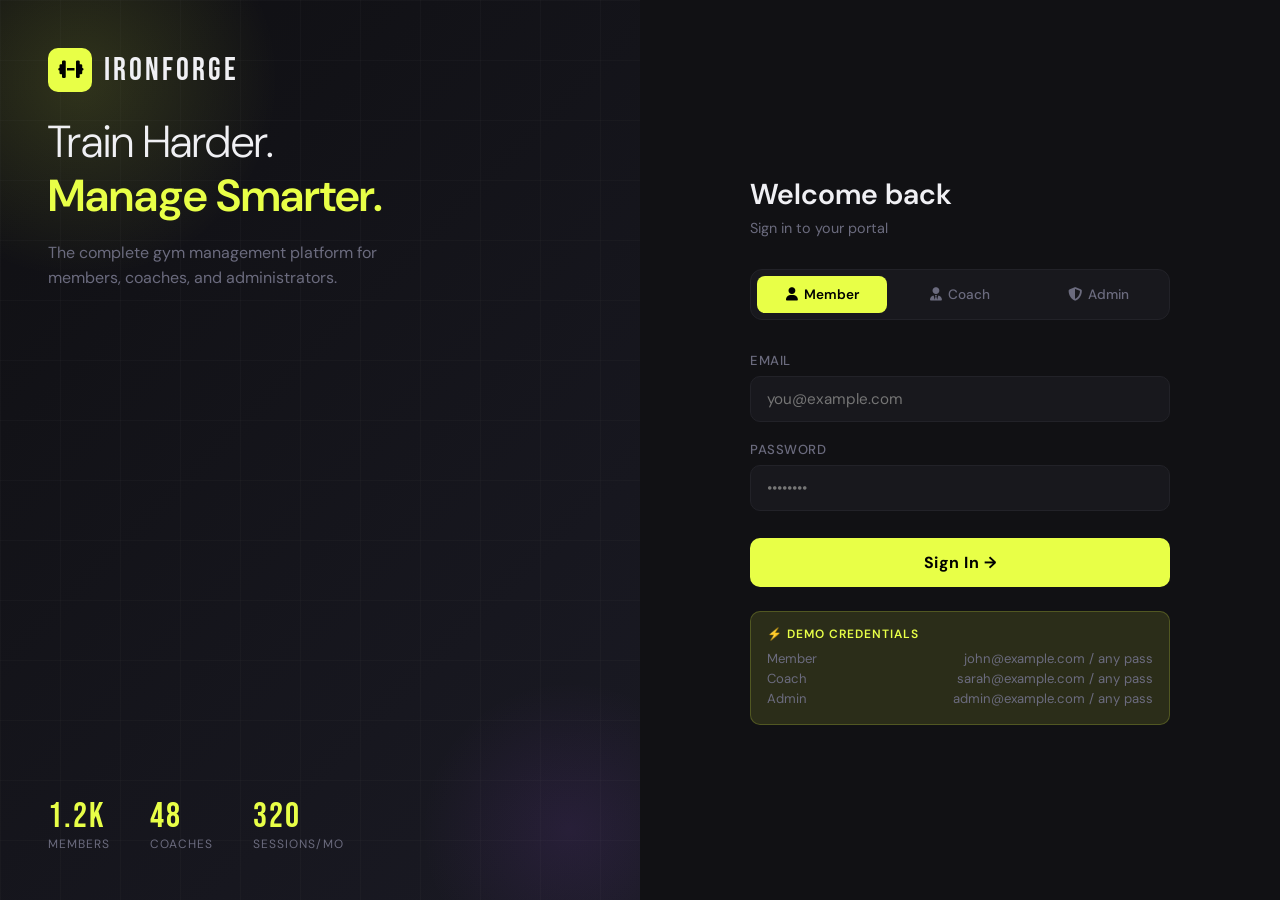
<file: index.html>
<!DOCTYPE html>
<html lang="en">
<head>
  <meta charset="UTF-8">
  <meta name="viewport" content="width=device-width, initial-scale=1.0">
  <title>IRONFORGE — Gym Management</title>
  <link href="https://fonts.googleapis.com/css2?family=Bebas+Neue&family=DM+Sans:wght@300;400;500;600&display=swap" rel="stylesheet">
  <link href="https://cdnjs.cloudflare.com/ajax/libs/font-awesome/6.5.0/css/all.min.css" rel="stylesheet">
  <style>
:root {
      --bg: #0a0a0b;
      --surface: #111114;
      --surface2: #18181d;
      --border: #222228;
      --border2: #2e2e38;
      --text: #f0f0f4;
      --muted: #6b6b7e;
      --accent: #e8ff47;
      --accent-dim: rgba(232,255,71,0.12);
      --accent-glow: rgba(232,255,71,0.25);
      --red: #ff4757;
      --blue: #4facfe;
      --purple: #a855f7;
      --green: #22c55e;
      --orange: #f97316;
    }

    * { margin: 0; padding: 0; box-sizing: border-box; }

    body {
      font-family: 'DM Sans', sans-serif;
      background: var(--bg);
      color: var(--text);
      min-height: 100vh;
      overflow-x: hidden;
    }

    /* ── SCROLLBAR ── */
    ::-webkit-scrollbar { width: 5px; }
    ::-webkit-scrollbar-track { background: var(--bg); }
    ::-webkit-scrollbar-thumb { background: var(--border2); border-radius: 4px; }

    /* ════════════════════════════════
       LOGIN PAGE
    ════════════════════════════════ */
    #login-page {
      min-height: 100vh;
      display: grid;
      grid-template-columns: 1fr 1fr;
    }

    .login-left {
      position: relative;
      background: linear-gradient(135deg, #0f0f12 0%, #1a1a24 100%);
      display: flex;
      flex-direction: column;
      justify-content: space-between;
      padding: 3rem;
      overflow: hidden;
    }

    .login-left::before {
      content: '';
      position: absolute;
      top: -120px; left: -120px;
      width: 400px; height: 400px;
      background: radial-gradient(circle, rgba(232,255,71,0.15) 0%, transparent 70%);
      pointer-events: none;
    }

    .login-left::after {
      content: '';
      position: absolute;
      bottom: -80px; right: -80px;
      width: 300px; height: 300px;
      background: radial-gradient(circle, rgba(168,85,247,0.1) 0%, transparent 70%);
      pointer-events: none;
    }

    .login-brand {
      position: relative;
      z-index: 1;
    }

    .brand-logo {
      display: flex;
      align-items: center;
      gap: 12px;
      margin-bottom: 1.5rem;
    }

    .brand-icon {
      width: 44px; height: 44px;
      background: var(--accent);
      border-radius: 10px;
      display: flex;
      align-items: center;
      justify-content: center;
      color: #000;
      font-size: 20px;
    }

    .brand-name {
      font-family: 'Bebas Neue', sans-serif;
      font-size: 2rem;
      letter-spacing: 3px;
      color: var(--text);
    }

    .login-tagline {
      font-size: 2.8rem;
      font-weight: 300;
      line-height: 1.2;
      color: var(--text);
      margin-bottom: 1rem;
    }

    .login-tagline span {
      color: var(--accent);
      font-weight: 600;
    }

    .login-sub {
      color: var(--muted);
      font-size: 1rem;
      line-height: 1.6;
      max-width: 380px;
    }

    .login-stats {
      position: relative;
      z-index: 1;
      display: flex;
      gap: 2.5rem;
    }

    .stat-item {}
    .stat-num {
      font-family: 'Bebas Neue', sans-serif;
      font-size: 2.2rem;
      color: var(--accent);
      letter-spacing: 2px;
      line-height: 1;
    }
    .stat-label {
      font-size: 0.75rem;
      color: var(--muted);
      letter-spacing: 1px;
      text-transform: uppercase;
      margin-top: 2px;
    }

    /* Grid background */
    .login-grid {
      position: absolute;
      inset: 0;
      background-image:
        linear-gradient(rgba(255,255,255,0.02) 1px, transparent 1px),
        linear-gradient(90deg, rgba(255,255,255,0.02) 1px, transparent 1px);
      background-size: 60px 60px;
      pointer-events: none;
    }

    .login-right {
      background: var(--surface);
      display: flex;
      align-items: center;
      justify-content: center;
      padding: 3rem;
    }

    .login-card {
      width: 100%;
      max-width: 420px;
    }

    .login-title {
      font-size: 1.8rem;
      font-weight: 600;
      margin-bottom: 0.4rem;
    }

    .login-hint {
      color: var(--muted);
      font-size: 0.9rem;
      margin-bottom: 2rem;
    }

    .role-tabs {
      display: flex;
      gap: 8px;
      margin-bottom: 2rem;
      background: var(--surface2);
      border-radius: 12px;
      padding: 6px;
      border: 1px solid var(--border);
    }

    .role-tab {
      flex: 1;
      padding: 10px;
      border: none;
      border-radius: 8px;
      background: transparent;
      color: var(--muted);
      font-family: 'DM Sans', sans-serif;
      font-size: 0.85rem;
      font-weight: 500;
      cursor: pointer;
      transition: all 0.2s;
      display: flex;
      align-items: center;
      justify-content: center;
      gap: 6px;
    }

    .role-tab.active {
      background: var(--accent);
      color: #000;
      font-weight: 600;
    }

    .form-group {
      margin-bottom: 1.2rem;
    }

    .form-label {
      display: block;
      font-size: 0.82rem;
      font-weight: 500;
      color: var(--muted);
      margin-bottom: 7px;
      letter-spacing: 0.5px;
      text-transform: uppercase;
    }

    .form-control {
      width: 100%;
      background: var(--surface2);
      border: 1.5px solid var(--border);
      border-radius: 10px;
      color: var(--text);
      font-family: 'DM Sans', sans-serif;
      font-size: 0.95rem;
      padding: 12px 16px;
      transition: border-color 0.2s, box-shadow 0.2s;
      outline: none;
    }

    .form-control:focus {
      border-color: var(--accent);
      box-shadow: 0 0 0 3px var(--accent-dim);
    }

    .btn-login {
      width: 100%;
      padding: 14px;
      background: var(--accent);
      color: #000;
      border: none;
      border-radius: 10px;
      font-family: 'DM Sans', sans-serif;
      font-size: 1rem;
      font-weight: 700;
      cursor: pointer;
      transition: transform 0.15s, box-shadow 0.15s;
      margin-top: 0.5rem;
      letter-spacing: 0.5px;
    }

    .btn-login:hover {
      transform: translateY(-1px);
      box-shadow: 0 8px 24px var(--accent-glow);
    }

    .demo-creds {
      margin-top: 1.5rem;
      padding: 14px 16px;
      background: var(--accent-dim);
      border: 1px solid rgba(232,255,71,0.2);
      border-radius: 10px;
    }

    .demo-creds-title {
      font-size: 0.75rem;
      color: var(--accent);
      font-weight: 600;
      letter-spacing: 1px;
      text-transform: uppercase;
      margin-bottom: 8px;
    }

    .demo-cred-row {
      display: flex;
      justify-content: space-between;
      font-size: 0.82rem;
      color: var(--muted);
      margin-bottom: 3px;
    }

    /* ════════════════════════════════
       APP SHELL
    ════════════════════════════════ */
    #app { display: none; }
    #app.active { display: flex; min-height: 100vh; }

    /* SIDEBAR */
    .sidebar {
      width: 240px;
      background: var(--surface);
      border-right: 1px solid var(--border);
      display: flex;
      flex-direction: column;
      position: fixed;
      top: 0; left: 0;
      height: 100vh;
      z-index: 100;
      transition: width 0.3s ease, transform 0.3s ease;
      overflow: hidden;
    }

    .sidebar.collapsed { width: 70px; }

    .sidebar-header {
      padding: 1.2rem 1rem;
      display: flex;
      align-items: center;
      justify-content: space-between;
      border-bottom: 1px solid var(--border);
      min-height: 65px;
    }

    .sidebar-logo {
      display: flex;
      align-items: center;
      gap: 10px;
      overflow: hidden;
      white-space: nowrap;
    }

    .sidebar-logo .icon {
      width: 34px; height: 34px;
      background: var(--accent);
      border-radius: 8px;
      display: flex;
      align-items: center;
      justify-content: center;
      color: #000;
      font-size: 16px;
      flex-shrink: 0;
    }

    .sidebar-logo .name {
      font-family: 'Bebas Neue', sans-serif;
      font-size: 1.3rem;
      letter-spacing: 2px;
      color: var(--text);
      transition: opacity 0.2s;
    }

    .sidebar.collapsed .sidebar-logo .name { opacity: 0; width: 0; }

    .collapse-btn {
      background: none;
      border: none;
      color: var(--muted);
      cursor: pointer;
      padding: 6px;
      border-radius: 6px;
      transition: color 0.2s, background 0.2s;
      flex-shrink: 0;
    }

    .collapse-btn:hover { color: var(--text); background: var(--surface2); }

    .sidebar-user {
      padding: 1rem;
      border-bottom: 1px solid var(--border);
      display: flex;
      align-items: center;
      gap: 10px;
      overflow: hidden;
      white-space: nowrap;
    }

    .user-avatar {
      width: 36px; height: 36px;
      border-radius: 50%;
      background: linear-gradient(135deg, var(--purple), var(--blue));
      display: flex;
      align-items: center;
      justify-content: center;
      font-weight: 700;
      font-size: 0.85rem;
      flex-shrink: 0;
    }

    .user-info { overflow: hidden; }
    .user-name { font-weight: 600; font-size: 0.9rem; white-space: nowrap; overflow: hidden; text-overflow: ellipsis; }
    .user-role {
      font-size: 0.72rem;
      letter-spacing: 1px;
      text-transform: uppercase;
      font-weight: 600;
      padding: 2px 8px;
      border-radius: 20px;
      display: inline-block;
      margin-top: 2px;
    }
    .role-member { background: rgba(34,197,94,0.15); color: var(--green); }
    .role-coach { background: rgba(79,172,254,0.15); color: var(--blue); }
    .role-admin { background: rgba(249,115,22,0.15); color: var(--orange); }

    .sidebar.collapsed .user-info { display: none; }

    .sidebar-nav {
      flex: 1;
      padding: 0.8rem 0.7rem;
      overflow-y: auto;
      overflow-x: hidden;
    }

    .nav-section-label {
      font-size: 0.65rem;
      letter-spacing: 1.5px;
      text-transform: uppercase;
      color: var(--muted);
      padding: 8px 10px 4px;
      white-space: nowrap;
      transition: opacity 0.2s;
    }

    .sidebar.collapsed .nav-section-label { opacity: 0; }

    .nav-item {
      display: flex;
      align-items: center;
      gap: 12px;
      padding: 11px 10px;
      border-radius: 10px;
      color: var(--muted);
      text-decoration: none;
      font-size: 0.9rem;
      font-weight: 500;
      cursor: pointer;
      transition: all 0.15s;
      white-space: nowrap;
      margin-bottom: 2px;
      border: none;
      background: none;
      width: 100%;
      text-align: left;
    }

    .nav-item i { width: 20px; text-align: center; flex-shrink: 0; font-size: 1rem; }
    .nav-item span { transition: opacity 0.2s; }
    .sidebar.collapsed .nav-item span { opacity: 0; width: 0; overflow: hidden; }

    .nav-item:hover { background: var(--surface2); color: var(--text); }
    .nav-item.active { background: var(--accent-dim); color: var(--accent); border: 1px solid rgba(232,255,71,0.15); }
    .nav-item.active i { color: var(--accent); }

    .sidebar-footer {
      padding: 0.8rem 0.7rem;
      border-top: 1px solid var(--border);
    }

    .logout-btn {
      display: flex;
      align-items: center;
      gap: 12px;
      padding: 10px;
      border-radius: 10px;
      color: var(--muted);
      cursor: pointer;
      font-size: 0.9rem;
      transition: all 0.15s;
      border: none;
      background: none;
      width: 100%;
    }

    .logout-btn:hover { background: rgba(255,71,87,0.1); color: var(--red); }
    .logout-btn i { width: 20px; text-align: center; flex-shrink: 0; }
    .sidebar.collapsed .logout-btn span { opacity: 0; width: 0; }

    /* MAIN CONTENT */
    .main {
      margin-left: 240px;
      flex: 1;
      transition: margin-left 0.3s;
      min-height: 100vh;
      display: flex;
      flex-direction: column;
    }

    .main.collapsed { margin-left: 70px; }

    /* TOPBAR */
    .topbar {
      height: 65px;
      background: var(--surface);
      border-bottom: 1px solid var(--border);
      display: flex;
      align-items: center;
      justify-content: space-between;
      padding: 0 1.5rem;
      position: sticky;
      top: 0;
      z-index: 50;
    }

    .topbar-title {
      font-family: 'Bebas Neue', sans-serif;
      font-size: 1.5rem;
      letter-spacing: 2px;
    }

    .topbar-right {
      display: flex;
      align-items: center;
      gap: 1rem;
    }

    .topbar-badge {
      padding: 5px 12px;
      border-radius: 20px;
      font-size: 0.75rem;
      font-weight: 600;
      letter-spacing: 0.5px;
    }

    /* PAGE CONTENT */
    .page-content {
      padding: 2rem;
      flex: 1;
    }

    .page { display: none; }
    .page.active { display: block; }

    /* ── SECTION HEADER ── */
    .section-header {
      margin-bottom: 2rem;
    }
    .section-title {
      font-family: 'Bebas Neue', sans-serif;
      font-size: 2rem;
      letter-spacing: 2px;
      line-height: 1;
      margin-bottom: 4px;
    }
    .section-sub { color: var(--muted); font-size: 0.9rem; }

    /* ── STAT CARDS ── */
    .stats-grid {
      display: grid;
      grid-template-columns: repeat(auto-fit, minmax(200px, 1fr));
      gap: 1.2rem;
      margin-bottom: 2rem;
    }

    .stat-card {
      background: var(--surface);
      border: 1px solid var(--border);
      border-radius: 16px;
      padding: 1.4rem;
      transition: border-color 0.2s, transform 0.2s;
      position: relative;
      overflow: hidden;
    }

    .stat-card::before {
      content: '';
      position: absolute;
      top: 0; left: 0;
      right: 0; height: 2px;
    }

    .stat-card.accent::before { background: var(--accent); }
    .stat-card.blue::before { background: var(--blue); }
    .stat-card.purple::before { background: var(--purple); }
    .stat-card.red::before { background: var(--red); }
    .stat-card.green::before { background: var(--green); }
    .stat-card.orange::before { background: var(--orange); }

    .stat-card:hover { border-color: var(--border2); transform: translateY(-2px); }

    .stat-card-top {
      display: flex;
      align-items: center;
      justify-content: space-between;
      margin-bottom: 1rem;
    }

    .stat-card-icon {
      width: 40px; height: 40px;
      border-radius: 10px;
      display: flex;
      align-items: center;
      justify-content: center;
      font-size: 1rem;
    }

    .stat-card.accent .stat-card-icon { background: var(--accent-dim); color: var(--accent); }
    .stat-card.blue .stat-card-icon { background: rgba(79,172,254,0.12); color: var(--blue); }
    .stat-card.purple .stat-card-icon { background: rgba(168,85,247,0.12); color: var(--purple); }
    .stat-card.red .stat-card-icon { background: rgba(255,71,87,0.12); color: var(--red); }
    .stat-card.green .stat-card-icon { background: rgba(34,197,94,0.12); color: var(--green); }
    .stat-card.orange .stat-card-icon { background: rgba(249,115,22,0.12); color: var(--orange); }

    .stat-card-val {
      font-family: 'Bebas Neue', sans-serif;
      font-size: 2.2rem;
      letter-spacing: 1px;
      line-height: 1;
    }

    .stat-card-label {
      font-size: 0.8rem;
      color: var(--muted);
      text-transform: uppercase;
      letter-spacing: 0.5px;
    }

    /* ── CARDS / PANELS ── */
    .panel {
      background: var(--surface);
      border: 1px solid var(--border);
      border-radius: 16px;
      overflow: hidden;
      margin-bottom: 1.5rem;
    }

    .panel-header {
      padding: 1.2rem 1.5rem;
      border-bottom: 1px solid var(--border);
      display: flex;
      align-items: center;
      justify-content: space-between;
    }

    .panel-title {
      font-weight: 600;
      font-size: 1rem;
    }

    .panel-body { padding: 1.5rem; }

    /* ── GRID LAYOUTS ── */
    .grid-2 { display: grid; grid-template-columns: 1fr 1fr; gap: 1.5rem; }
    .grid-3 { display: grid; grid-template-columns: repeat(3, 1fr); gap: 1.5rem; }
    .grid-auto { display: grid; grid-template-columns: repeat(auto-fill, minmax(280px, 1fr)); gap: 1.5rem; }

    /* ── LIST ITEMS ── */
    .list-item {
      display: flex;
      align-items: center;
      justify-content: space-between;
      padding: 1rem 1.5rem;
      border-bottom: 1px solid var(--border);
      transition: background 0.15s;
    }

    .list-item:last-child { border-bottom: none; }
    .list-item:hover { background: var(--surface2); }

    /* ── BADGES ── */
    .badge {
      padding: 3px 10px;
      border-radius: 20px;
      font-size: 0.72rem;
      font-weight: 600;
      letter-spacing: 0.5px;
      text-transform: uppercase;
    }

    .badge-accent { background: var(--accent-dim); color: var(--accent); }
    .badge-green { background: rgba(34,197,94,0.15); color: var(--green); }
    .badge-blue { background: rgba(79,172,254,0.15); color: var(--blue); }
    .badge-purple { background: rgba(168,85,247,0.15); color: var(--purple); }
    .badge-red { background: rgba(255,71,87,0.15); color: var(--red); }
    .badge-orange { background: rgba(249,115,22,0.15); color: var(--orange); }
    .badge-muted { background: var(--surface2); color: var(--muted); border: 1px solid var(--border); }

    /* ── BUTTONS ── */
    .btn {
      padding: 9px 18px;
      border-radius: 9px;
      font-family: 'DM Sans', sans-serif;
      font-size: 0.88rem;
      font-weight: 600;
      cursor: pointer;
      border: none;
      transition: all 0.15s;
      display: inline-flex;
      align-items: center;
      gap: 7px;
    }

    .btn-primary { background: var(--accent); color: #000; }
    .btn-primary:hover { box-shadow: 0 4px 16px var(--accent-glow); transform: translateY(-1px); }
    .btn-secondary { background: var(--surface2); color: var(--text); border: 1px solid var(--border2); }
    .btn-secondary:hover { border-color: var(--accent); color: var(--accent); }
    .btn-danger { background: rgba(255,71,87,0.1); color: var(--red); border: 1px solid rgba(255,71,87,0.2); }
    .btn-danger:hover { background: rgba(255,71,87,0.2); }
    .btn-sm { padding: 6px 12px; font-size: 0.8rem; }

    /* ── INPUTS ── */
    .input, .textarea, .select {
      width: 100%;
      background: var(--surface2);
      border: 1.5px solid var(--border);
      border-radius: 10px;
      color: var(--text);
      font-family: 'DM Sans', sans-serif;
      font-size: 0.9rem;
      padding: 10px 14px;
      outline: none;
      transition: border-color 0.2s, box-shadow 0.2s;
    }

    .input:focus, .textarea:focus, .select:focus {
      border-color: var(--accent);
      box-shadow: 0 0 0 3px var(--accent-dim);
    }

    .textarea { resize: vertical; min-height: 100px; }

    .field { margin-bottom: 1.2rem; }
    .field-label {
      display: block;
      font-size: 0.78rem;
      font-weight: 500;
      color: var(--muted);
      margin-bottom: 6px;
      letter-spacing: 0.5px;
      text-transform: uppercase;
    }

    /* ── TABLE ── */
    .table { width: 100%; border-collapse: collapse; }
    .table th {
      padding: 12px 16px;
      text-align: left;
      font-size: 0.75rem;
      font-weight: 600;
      color: var(--muted);
      letter-spacing: 1px;
      text-transform: uppercase;
      border-bottom: 1px solid var(--border);
    }
    .table td {
      padding: 14px 16px;
      border-bottom: 1px solid var(--border);
      font-size: 0.9rem;
      vertical-align: middle;
    }
    .table tr:last-child td { border-bottom: none; }
    .table tr:hover td { background: var(--surface2); }

    /* ── PRODUCT CARD ── */
    .product-card {
      background: var(--surface);
      border: 1px solid var(--border);
      border-radius: 16px;
      overflow: hidden;
      transition: border-color 0.2s, transform 0.2s;
    }

    .product-card:hover { border-color: var(--accent); transform: translateY(-3px); }

    .product-img {
      width: 100%;
      height: 180px;
      object-fit: cover;
    }

    .product-body { padding: 1rem; }
    .product-name { font-weight: 600; font-size: 0.95rem; margin-bottom: 4px; }
    .product-desc { font-size: 0.82rem; color: var(--muted); margin-bottom: 12px; line-height: 1.4; }
    .product-price { font-family: 'Bebas Neue', sans-serif; font-size: 1.5rem; color: var(--accent); letter-spacing: 1px; }
    .product-footer {
      display: flex;
      align-items: center;
      justify-content: space-between;
      margin-top: 10px;
    }

    /* ── WORKOUT CARD ── */
    .workout-card {
      background: var(--surface);
      border: 1px solid var(--border);
      border-radius: 16px;
      padding: 1.4rem;
      cursor: pointer;
      transition: border-color 0.2s, transform 0.2s;
      margin-bottom: 1rem;
    }

    .workout-card:hover { border-color: var(--accent); transform: translateY(-2px); }

    .workout-card-top {
      display: flex;
      align-items: flex-start;
      justify-content: space-between;
      margin-bottom: 0.8rem;
    }

    .workout-name { font-weight: 700; font-size: 1.05rem; margin-bottom: 3px; }
    .workout-meta { font-size: 0.82rem; color: var(--muted); }

    .exercise-pill {
      display: inline-flex;
      align-items: center;
      gap: 6px;
      padding: 4px 10px;
      background: var(--surface2);
      border: 1px solid var(--border);
      border-radius: 20px;
      font-size: 0.78rem;
      color: var(--muted);
      margin: 3px 3px 3px 0;
    }

    /* ── COACH CARD ── */
    .coach-card {
      background: var(--surface);
      border: 1px solid var(--border);
      border-radius: 16px;
      padding: 1.5rem;
      text-align: center;
      transition: border-color 0.2s, transform 0.2s;
    }

    .coach-card:hover { border-color: var(--blue); transform: translateY(-3px); }

    .coach-avatar {
      width: 72px; height: 72px;
      border-radius: 50%;
      margin: 0 auto 1rem;
      display: flex;
      align-items: center;
      justify-content: center;
      font-family: 'Bebas Neue', sans-serif;
      font-size: 1.8rem;
      color: #000;
    }

    .coach-name { font-weight: 700; font-size: 1.05rem; margin-bottom: 4px; }
    .coach-specialty { font-size: 0.82rem; color: var(--muted); margin-bottom: 1rem; }

    /* ── MODAL ── */
    .modal-overlay {
      position: fixed;
      inset: 0;
      background: rgba(0,0,0,0.7);
      backdrop-filter: blur(4px);
      z-index: 999;
      display: none;
      align-items: center;
      justify-content: center;
      padding: 1rem;
    }

    .modal-overlay.open { display: flex; }

    .modal-box {
      background: var(--surface);
      border: 1px solid var(--border2);
      border-radius: 20px;
      width: 100%;
      max-width: 600px;
      max-height: 85vh;
      overflow-y: auto;
      animation: modalIn 0.25s ease;
    }

    @keyframes modalIn {
      from { opacity: 0; transform: scale(0.95) translateY(20px); }
      to { opacity: 1; transform: scale(1) translateY(0); }
    }

    .modal-header {
      padding: 1.5rem;
      border-bottom: 1px solid var(--border);
      display: flex;
      align-items: center;
      justify-content: space-between;
    }

    .modal-title { font-weight: 700; font-size: 1.1rem; }

    .modal-close {
      background: none;
      border: none;
      color: var(--muted);
      cursor: pointer;
      font-size: 1.2rem;
      padding: 4px 8px;
      border-radius: 6px;
      transition: color 0.15s, background 0.15s;
    }

    .modal-close:hover { color: var(--text); background: var(--surface2); }

    .modal-body { padding: 1.5rem; }

    /* ── PROGRESS BAR ── */
    .progress-bar {
      background: var(--surface2);
      border-radius: 20px;
      height: 8px;
      overflow: hidden;
      margin: 6px 0;
    }

    .progress-fill {
      height: 100%;
      border-radius: 20px;
      transition: width 0.5s ease;
    }

    /* ── MEMBERSHIP CARD ── */
    .membership-card {
      background: linear-gradient(135deg, #1a1a24, #0f0f14);
      border: 1px solid var(--accent);
      border-radius: 20px;
      padding: 2rem;
      position: relative;
      overflow: hidden;
    }

    .membership-card::before {
      content: '';
      position: absolute;
      top: -60px; right: -60px;
      width: 200px; height: 200px;
      background: radial-gradient(circle, var(--accent-glow) 0%, transparent 70%);
    }

    .membership-tier {
      font-family: 'Bebas Neue', sans-serif;
      font-size: 2.5rem;
      color: var(--accent);
      letter-spacing: 3px;
      line-height: 1;
    }

    .membership-plan { color: var(--muted); font-size: 0.85rem; letter-spacing: 1px; margin-bottom: 1.5rem; }

    /* ── CART ── */
    .cart-panel {
      position: fixed;
      top: 0; right: 0;
      height: 100vh;
      width: 380px;
      background: var(--surface);
      border-left: 1px solid var(--border2);
      z-index: 200;
      transform: translateX(100%);
      transition: transform 0.3s ease;
      display: flex;
      flex-direction: column;
    }

    .cart-panel.open { transform: translateX(0); }

    .cart-header {
      padding: 1.5rem;
      border-bottom: 1px solid var(--border);
      display: flex;
      align-items: center;
      justify-content: center;
    }

    .cart-body {
      flex: 1;
      overflow-y: auto;
      padding: 1rem;
    }

    .cart-footer { padding: 1.5rem; border-top: 1px solid var(--border); }

    .cart-item {
      display: flex;
      align-items: center;
      gap: 12px;
      padding: 12px;
      background: var(--surface2);
      border-radius: 12px;
      margin-bottom: 10px;
    }

    .cart-item-img { width: 50px; height: 50px; border-radius: 8px; object-fit: cover; }
    .cart-item-info { flex: 1; }
    .cart-item-name { font-weight: 600; font-size: 0.88rem; margin-bottom: 2px; }
    .cart-item-price { color: var(--accent); font-size: 0.85rem; font-weight: 600; }

    .cart-qty {
      display: flex;
      align-items: center;
      gap: 8px;
    }

    .qty-btn {
      width: 26px; height: 26px;
      background: var(--surface);
      border: 1px solid var(--border2);
      border-radius: 6px;
      color: var(--text);
      cursor: pointer;
      display: flex;
      align-items: center;
      justify-content: center;
      font-size: 0.85rem;
      transition: all 0.15s;
    }

    .qty-btn:hover { border-color: var(--accent); color: var(--accent); }

    .qty-num { font-weight: 600; font-size: 0.9rem; min-width: 20px; text-align: center; }

    /* ── TOAST ── */
    .toast {
      position: fixed;
      bottom: 2rem; right: 2rem;
      background: var(--surface);
      border: 1px solid var(--border2);
      border-radius: 12px;
      padding: 14px 20px;
      display: flex;
      align-items: center;
      gap: 12px;
      font-size: 0.9rem;
      font-weight: 500;
      z-index: 500;
      animation: toastIn 0.3s ease;
      box-shadow: 0 10px 40px rgba(0,0,0,0.4);
    }

    @keyframes toastIn {
      from { opacity: 0; transform: translateY(20px); }
      to { opacity: 1; transform: translateY(0); }
    }

    .toast i { color: var(--accent); }

    /* ── EMPTY STATE ── */
    .empty-state {
      text-align: center;
      padding: 3rem;
      color: var(--muted);
    }

    .empty-state i { font-size: 3rem; margin-bottom: 1rem; opacity: 0.3; }
    .empty-state p { font-size: 0.9rem; }

    /* ── RESPONSIVE ── */
    @media (max-width: 900px) {
      #login-page { grid-template-columns: 1fr; }
      .login-left { display: none; }
      .grid-2, .grid-3 { grid-template-columns: 1fr; }
    }

    @media (max-width: 600px) {
      .sidebar { transform: translateX(-100%); }
      .sidebar.mobile-open { transform: translateX(0); width: 240px !important; }
      .main { margin-left: 0 !important; }
      .page-content { padding: 1rem; }
    }

    /* fade in animation */
    @keyframes fadeUp {
      from { opacity: 0; transform: translateY(16px); }
      to { opacity: 1; transform: translateY(0); }
    }

    .page.active { animation: fadeUp 0.3s ease; }

    /* separator */
    .sep { height: 1px; background: var(--border); margin: 1.5rem 0; }
  </style>
</head>
<body>
<div id="login-page">
  <div class="login-left">
    <div class="login-grid"></div>
    <div class="login-brand">
      <div class="brand-logo">
        <div class="brand-icon"><i class="fas fa-dumbbell"></i></div>
        <div class="brand-name">IRONFORGE</div>
      </div>
      <div class="login-tagline">
        Train Harder.<br><span>Manage Smarter.</span>
      </div>
      <div class="login-sub">
        The complete gym management platform for members, coaches, and administrators.
      </div>
    </div>
    <div class="login-stats">
      <div class="stat-item">
        <div class="stat-num">1.2K</div>
        <div class="stat-label">Members</div>
      </div>
      <div class="stat-item">
        <div class="stat-num">48</div>
        <div class="stat-label">Coaches</div>
      </div>
      <div class="stat-item">
        <div class="stat-num">320</div>
        <div class="stat-label">Sessions/mo</div>
      </div>
    </div>
  </div>

  <div class="login-right">
    <div class="login-card">
      <div class="login-title">Welcome back</div>
      <div class="login-hint">Sign in to your portal</div>

      <div class="role-tabs">
        <button class="role-tab active" onclick="selectRole('member',this)">
          <i class="fas fa-user"></i> Member
        </button>
        <button class="role-tab" onclick="selectRole('coach',this)">
          <i class="fas fa-user-tie"></i> Coach
        </button>
        <button class="role-tab" onclick="selectRole('admin',this)">
          <i class="fas fa-shield-alt"></i> Admin
        </button>
      </div>

      <div class="form-group">
        <label class="form-label">Email</label>
        <input type="email" class="form-control" id="login-email" placeholder="you@example.com">
      </div>
      <div class="form-group">
        <label class="form-label">Password</label>
        <input type="password" class="form-control" id="login-password" placeholder="••••••••">
      </div>
      <button class="btn-login" onclick="doLogin()">Sign In →</button>

      <div class="demo-creds">
        <div class="demo-creds-title">⚡ Demo Credentials</div>
        <div class="demo-cred-row"><span>Member</span><span>john@example.com / any pass</span></div>
        <div class="demo-cred-row"><span>Coach</span><span>sarah@example.com / any pass</span></div>
        <div class="demo-cred-row"><span>Admin</span><span>admin@example.com / any pass</span></div>
      </div>
    </div>
  </div>
</div>
<div id="app">
<nav class="sidebar" id="sidebar">
    <div class="sidebar-header">
      <div class="sidebar-logo">
        <div class="icon"><i class="fas fa-dumbbell"></i></div>
        <div class="name">IRONFORGE</div>
      </div>
      <button class="collapse-btn" onclick="toggleSidebar()" id="collapse-btn">
        <i class="fas fa-chevron-left" id="collapse-icon"></i>
      </button>
    </div>

    <div class="sidebar-user" id="sidebar-user">
      <div class="user-avatar" id="user-avatar">JD</div>
      <div class="user-info">
        <div class="user-name" id="user-name-label">John Doe</div>
        <div class="user-role role-member" id="user-role-badge">Member</div>
      </div>
    </div>

    <div class="sidebar-nav" id="sidebar-nav">
      <!-- Dynamic nav items injected here -->
    </div>

    <div class="sidebar-footer">
      <button class="logout-btn" onclick="doLogout()">
        <i class="fas fa-sign-out-alt"></i>
        <span>Log Out</span>
      </button>
    </div>
  </nav>
  <div class="main" id="main">
    <div class="topbar">
      <div class="topbar-title" id="topbar-title">Dashboard</div>
      <div class="topbar-right">
        <span class="topbar-badge badge-muted badge" id="topbar-role-badge">DEMO</span>
        <button class="btn btn-secondary btn-sm" id="cart-btn" onclick="toggleCart()" style="display:none;">
          <i class="fas fa-shopping-bag"></i> Cart <span id="cart-count" style="background:var(--accent);color:#000;border-radius:20px;padding:1px 7px;font-size:0.75rem;margin-left:2px;"></span>
        </button>
      </div>
    </div>
    <div class="page-content">
<div class="page" id="page-member-dashboard">
        <div class="section-header">
          <div class="section-title">Dashboard</div>
          <div class="section-sub">Welcome back, John. Here's your overview.</div>
        </div>
        <div class="stats-grid">
          <div class="stat-card accent">
            <div class="stat-card-top">
              <div class="stat-card-icon"><i class="fas fa-calendar-check"></i></div>
              <span class="badge badge-green">Active</span>
            </div>
            <div class="stat-card-val">3</div>
            <div class="stat-card-label">Upcoming Sessions</div>
          </div>
          <div class="stat-card blue">
            <div class="stat-card-top">
              <div class="stat-card-icon"><i class="fas fa-dumbbell"></i></div>
            </div>
            <div class="stat-card-val">12</div>
            <div class="stat-card-label">Workouts This Month</div>
          </div>
          <div class="stat-card purple">
            <div class="stat-card-top">
              <div class="stat-card-icon"><i class="fas fa-fire"></i></div>
            </div>
            <div class="stat-card-val">7</div>
            <div class="stat-card-label">Day Streak</div>
          </div>
          <div class="stat-card green">
            <div class="stat-card-top">
              <div class="stat-card-icon"><i class="fas fa-shopping-bag"></i></div>
            </div>
            <div class="stat-card-val">2</div>
            <div class="stat-card-label">Recent Orders</div>
          </div>
        </div>

        <div class="grid-2">
          <div>
            <div class="panel">
              <div class="panel-header">
                <div class="panel-title">Membership</div>
                <span class="badge badge-accent">Premium</span>
              </div>
              <div class="panel-body">
                <div class="membership-card">
                  <div class="membership-tier">PREMIUM</div>
                  <div class="membership-plan">ACTIVE MEMBER</div>
                  <div style="display:flex;justify-content:space-between;align-items:flex-end;">
                    <div>
                      <div style="color:var(--muted);font-size:0.78rem;margin-bottom:3px;">Expires</div>
                      <div style="font-weight:600;">Dec 31, 2026</div>
                    </div>
                    <div style="text-align:right;">
                      <div style="color:var(--muted);font-size:0.78rem;margin-bottom:3px;">Member ID</div>
                      <div style="font-weight:600;font-family:'Bebas Neue';letter-spacing:2px;">MBR-001</div>
                    </div>
                  </div>
                </div>
              </div>
            </div>

            <div class="panel">
              <div class="panel-header"><div class="panel-title">Recent Orders</div></div>
              <div class="list-item">
                <div>
                  <div style="font-weight:600;font-size:0.9rem;">Order #o1 — 2 items</div>
                  <div style="font-size:0.8rem;color:var(--muted);">2026-03-28</div>
                </div>
                <div style="text-align:right;">
                  <div style="color:var(--accent);font-weight:700;">$84.98</div>
                  <span class="badge badge-green">COMPLETED</span>
                </div>
              </div>
              <div class="list-item">
                <div>
                  <div style="font-weight:600;font-size:0.9rem;">Order #o2 — 1 item</div>
                  <div style="font-size:0.8rem;color:var(--muted);">2026-04-01</div>
                </div>
                <div style="text-align:right;">
                  <div style="color:var(--accent);font-weight:700;">$49.98</div>
                  <span class="badge badge-blue">SHIPPED</span>
                </div>
              </div>
            </div>
          </div>

          <div>
            <div class="panel">
              <div class="panel-header">
                <div class="panel-title">Upcoming Classes</div>
                <button class="btn btn-sm btn-secondary" onclick="switchPage('member-workouts')">View All</button>
              </div>
              <div class="list-item">
                <div>
                  <div style="font-weight:600;font-size:0.9rem;">HIIT Training</div>
                  <div style="font-size:0.8rem;color:var(--muted);">Coach Sarah Johnson</div>
                </div>
                <div style="text-align:right;">
                  <div style="color:var(--accent);font-size:0.85rem;font-weight:600;">Apr 6</div>
                  <div style="font-size:0.78rem;color:var(--muted);">10:00 AM</div>
                </div>
              </div>
              <div class="list-item">
                <div>
                  <div style="font-weight:600;font-size:0.9rem;">Strength & Conditioning</div>
                  <div style="font-size:0.8rem;color:var(--muted);">Coach Sarah Johnson</div>
                </div>
                <div style="text-align:right;">
                  <div style="color:var(--accent);font-size:0.85rem;font-weight:600;">Apr 8</div>
                  <div style="font-size:0.78rem;color:var(--muted);">2:00 PM</div>
                </div>
              </div>
              <div class="list-item">
                <div>
                  <div style="font-weight:600;font-size:0.9rem;">Yoga Flow</div>
                  <div style="font-size:0.8rem;color:var(--muted);">Coach Mike Davis</div>
                </div>
                <div style="text-align:right;">
                  <div style="color:var(--accent);font-size:0.85rem;font-weight:600;">Apr 10</div>
                  <div style="font-size:0.78rem;color:var(--muted);">6:00 PM</div>
                </div>
              </div>
            </div>
          </div>
        </div>
      </div>
<div class="page" id="page-member-workouts">
        <div class="section-header">
          <div class="section-title">My Workouts</div>
          <div class="section-sub">Your assigned workout plans</div>
        </div>
        <div id="member-workouts-list"></div>
      </div>
<div class="page" id="page-member-coaches">
        <div class="section-header">
          <div class="section-title">Coaches</div>
          <div class="section-sub">Meet our expert trainers</div>
        </div>
        <div class="grid-auto" id="coaches-grid"></div>
      </div>
<div class="page" id="page-member-supplements">
        <div class="section-header">
          <div class="section-title">Shop</div>
          <div class="section-sub">Premium supplements and equipment</div>
        </div>
        <div class="grid-auto" id="supplements-grid"></div>
      </div>
<div class="page" id="page-coach-dashboard">
        <div class="section-header">
          <div class="section-title">Dashboard</div>
          <div class="section-sub">Welcome back, Sarah. Here's your overview.</div>
        </div>
        <div class="stats-grid">
          <div class="stat-card blue">
            <div class="stat-card-top">
              <div class="stat-card-icon"><i class="fas fa-users"></i></div>
            </div>
            <div class="stat-card-val">2</div>
            <div class="stat-card-label">Active Clients</div>
          </div>
          <div class="stat-card purple">
            <div class="stat-card-top">
              <div class="stat-card-icon"><i class="fas fa-dumbbell"></i></div>
            </div>
            <div class="stat-card-val">8</div>
            <div class="stat-card-label">Workouts This Month</div>
          </div>
          <div class="stat-card green">
            <div class="stat-card-top">
              <div class="stat-card-icon"><i class="fas fa-star"></i></div>
            </div>
            <div class="stat-card-val">4.9</div>
            <div class="stat-card-label">Average Rating</div>
          </div>
          <div class="stat-card accent">
            <div class="stat-card-top">
              <div class="stat-card-icon"><i class="fas fa-calendar-alt"></i></div>
            </div>
            <div class="stat-card-val">48</div>
            <div class="stat-card-label">Sessions Completed</div>
          </div>
        </div>

        <div class="grid-2">
          <div>
            <div class="panel">
              <div class="panel-header">
                <div class="panel-title">Quick Actions</div>
              </div>
              <div class="panel-body">
                <div style="display:flex;gap:1rem;flex-wrap:wrap;">
                  <button class="btn btn-primary" onclick="switchPage('coach-clients')">
                    <i class="fas fa-users"></i> View Clients
                  </button>
                  <button class="btn btn-secondary" onclick="switchPage('coach-workouts')">
                    <i class="fas fa-dumbbell"></i> Manage Workouts
                  </button>
                </div>
              </div>
            </div>

            <div class="panel">
              <div class="panel-header">
                <div class="panel-title">Recent Sessions</div>
              </div>
              <div class="list-item">
                <div>
                  <div style="font-weight:600;font-size:0.9rem;">HIIT Training</div>
                  <div style="font-size:0.8rem;color:var(--muted);">John Doe</div>
                </div>
                <div style="text-align:right;">
                  <div style="color:var(--accent);font-size:0.85rem;font-weight:600;">Apr 6</div>
                  <div style="font-size:0.78rem;color:var(--muted);">Completed</div>
                </div>
              </div>
              <div class="list-item">
                <div>
                  <div style="font-weight:600;font-size:0.9rem;">Strength & Conditioning</div>
                  <div style="font-size:0.8rem;color:var(--muted);">John Doe</div>
                </div>
                <div style="text-align:right;">
                  <div style="color:var(--accent);font-size:0.85rem;font-weight:600;">Apr 8</div>
                  <div style="font-size:0.78rem;color:var(--muted);">Scheduled</div>
                </div>
              </div>
            </div>
          </div>

          <div>
            <div class="panel">
              <div class="panel-header">
                <div class="panel-title">Client Progress</div>
              </div>
              <div class="panel-body">
                <div style="margin-bottom:1.5rem;">
                  <div style="display:flex;justify-content:space-between;align-items:center;margin-bottom:8px;">
                    <span style="font-weight:600;font-size:0.9rem;">John Doe</span>
                    <span style="font-size:0.78rem;color:var(--muted);">75% complete</span>
                  </div>
                  <div class="progress-bar">
                    <div class="progress-fill" style="width:75%;background:var(--accent);"></div>
                  </div>
                </div>
                <div>
                  <div style="display:flex;justify-content:space-between;align-items:center;margin-bottom:8px;">
                    <span style="font-weight:600;font-size:0.9rem;">Emma Wilson</span>
                    <span style="font-size:0.78rem;color:var(--muted);">60% complete</span>
                  </div>
                  <div class="progress-bar">
                    <div class="progress-fill" style="width:60%;background:var(--blue);"></div>
                  </div>
                </div>
              </div>
            </div>
          </div>
        </div>
      </div>
<div class="page" id="page-coach-clients">
        <div class="section-header">
          <div class="section-title">My Clients</div>
          <div class="section-sub">Manage your client relationships</div>
        </div>
        <div id="coach-clients-list"></div>
      </div>
<div class="page" id="page-coach-workouts">
        <div class="section-header">
          <div class="section-title">Workout Management</div>
          <div class="section-sub">Create and assign workout plans</div>
        </div>
        <div class="grid-2">
          <div>
            <div class="panel">
              <div class="panel-header">
                <div class="panel-title">Create New Workout</div>
              </div>
              <div class="panel-body">
                <div class="field">
                  <label class="field-label">Workout Name</label>
                  <input type="text" class="input" id="new-workout-name" placeholder="e.g., Upper Body Blast">
                </div>
                <div class="field">
                  <label class="field-label">Assign to Client</label>
                  <select class="select" id="new-workout-client">
                    <option value="">Select client...</option>
                    <option value="1">John Doe</option>
                    <option value="4">Emma Wilson</option>
                  </select>
                </div>
                <div class="field">
                  <label class="field-label">Exercises</label>
                  <textarea class="textarea" id="new-workout-exercises" placeholder="List exercises, sets, reps..."></textarea>
                </div>
                <button class="btn btn-primary" onclick="createWorkout()">Create Workout</button>
              </div>
            </div>
          </div>
          <div>
            <div class="panel">
              <div class="panel-header">
                <div class="panel-title">Assigned Workouts</div>
              </div>
              <div class="panel-body" id="coach-assigned-workouts"></div>
            </div>
          </div>
        </div>
      </div>
<div class="page" id="page-admin-dashboard">
        <div class="section-header">
          <div class="section-title">Dashboard</div>
          <div class="section-sub">Welcome back, Admin. System overview.</div>
        </div>
        <div class="stats-grid">
          <div class="stat-card green">
            <div class="stat-card-top">
              <div class="stat-card-icon"><i class="fas fa-users"></i></div>
            </div>
            <div class="stat-card-val">1.2K</div>
            <div class="stat-card-label">Total Members</div>
          </div>
          <div class="stat-card blue">
            <div class="stat-card-top">
              <div class="stat-card-icon"><i class="fas fa-user-tie"></i></div>
            </div>
            <div class="stat-card-val">48</div>
            <div class="stat-card-label">Active Coaches</div>
          </div>
          <div class="stat-card purple">
            <div class="stat-card-top">
              <div class="stat-card-icon"><i class="fas fa-calendar-alt"></i></div>
            </div>
            <div class="stat-card-val">320</div>
            <div class="stat-card-label">Sessions This Month</div>
          </div>
          <div class="stat-card accent">
            <div class="stat-card-top">
              <div class="stat-card-icon"><i class="fas fa-dollar-sign"></i></div>
            </div>
            <div class="stat-card-val">$24K</div>
            <div class="stat-card-label">Monthly Revenue</div>
          </div>
        </div>

        <div class="grid-2">
          <div>
            <div class="panel">
              <div class="panel-header">
                <div class="panel-title">Quick Actions</div>
              </div>
              <div class="panel-body">
                <div style="display:flex;gap:1rem;flex-wrap:wrap;">
                  <button class="btn btn-primary" onclick="switchPage('admin-members')">
                    <i class="fas fa-users"></i> Manage Members
                  </button>
                  <button class="btn btn-secondary" onclick="switchPage('admin-coaches')">
                    <i class="fas fa-user-tie"></i> Manage Coaches
                  </button>
                  <button class="btn btn-secondary" onclick="switchPage('admin-inventory')">
                    <i class="fas fa-boxes"></i> Inventory
                  </button>
                </div>
              </div>
            </div>

            <div class="panel">
              <div class="panel-header">
                <div class="panel-title">Recent Activity</div>
              </div>
              <div class="list-item">
                <div>
                  <div style="font-weight:600;font-size:0.9rem;">New Member Registration</div>
                  <div style="font-size:0.8rem;color:var(--muted);">Jane Smith joined</div>
                </div>
                <div style="text-align:right;">
                  <div style="color:var(--accent);font-size:0.85rem;font-weight:600;">2 hours ago</div>
                </div>
              </div>
              <div class="list-item">
                <div>
                  <div style="font-weight:600;font-size:0.9rem;">Workout Completed</div>
                  <div style="font-size:0.8rem;color:var(--muted);">John Doe - HIIT Training</div>
                </div>
                <div style="text-align:right;">
                  <div style="color:var(--accent);font-size:0.85rem;font-weight:600;">4 hours ago</div>
                </div>
              </div>
              <div class="list-item">
                <div>
                  <div style="font-weight:600;font-size:0.9rem;">New Order</div>
                  <div style="font-size:0.8rem;color:var(--muted);">Order #o3 - $39.99</div>
                </div>
                <div style="text-align:right;">
                  <div style="color:var(--accent);font-size:0.85rem;font-weight:600;">6 hours ago</div>
                </div>
              </div>
            </div>
          </div>

          <div>
            <div class="panel">
              <div class="panel-header">
                <div class="panel-title">System Health</div>
              </div>
              <div class="panel-body">
                <div style="margin-bottom:1.5rem;">
                  <div style="display:flex;justify-content:space-between;align-items:center;margin-bottom:8px;">
                    <span style="font-weight:600;font-size:0.9rem;">Server Uptime</span>
                    <span style="font-size:0.78rem;color:var(--muted);">99.9%</span>
                  </div>
                  <div class="progress-bar">
                    <div class="progress-fill" style="width:99.9%;background:var(--green);"></div>
                  </div>
                </div>
                <div style="margin-bottom:1.5rem;">
                  <div style="display:flex;justify-content:space-between;align-items:center;margin-bottom:8px;">
                    <span style="font-weight:600;font-size:0.9rem;">Database Performance</span>
                    <span style="font-size:0.78rem;color:var(--muted);">95%</span>
                  </div>
                  <div class="progress-bar">
                    <div class="progress-fill" style="width:95%;background:var(--accent);"></div>
                  </div>
                </div>
                <div>
                  <div style="display:flex;justify-content:space-between;align-items:center;margin-bottom:8px;">
                    <span style="font-weight:600;font-size:0.9rem;">API Response Time</span>
                    <span style="font-size:0.78rem;color:var(--muted);">120ms</span>
                  </div>
                  <div class="progress-bar">
                    <div class="progress-fill" style="width:85%;background:var(--blue);"></div>
                  </div>
                </div>
              </div>
            </div>
          </div>
        </div>
      </div>
<div class="page" id="page-admin-coaches">
        <div class="section-header">
          <div class="section-title">Coach Management</div>
          <div class="section-sub">Oversee all gym coaches</div>
        </div>
        <div class="grid-auto" id="coaches-grid"></div>
      </div>
<div class="page" id="page-admin-members">
        <div class="section-header">
          <div class="section-title">Member Management</div>
          <div class="section-sub">Manage gym memberships</div>
        </div>
        <div class="panel">
          <div class="panel-header">
            <div class="panel-title">All Members</div>
          </div>
          <div class="panel-body">
            <table class="table">
              <thead>
                <tr>
                  <th>Name</th>
                  <th>Email</th>
                  <th>Membership</th>
                  <th>Join Date</th>
                  <th>Status</th>
                </tr>
              </thead>
              <tbody>
                <tr>
                  <td>
                    <div style="display:flex;align-items:center;gap:12px;">
                      <div style="width:36px;height:36px;border-radius:50%;background:linear-gradient(135deg,#22c55e,#16a34a);display:flex;align-items:center;justify-content:center;font-weight:700;font-size:0.85rem;">JD</div>
                      <div>
                        <div style="font-weight:600;">John Doe</div>
                      </div>
                    </div>
                  </td>
                  <td>john@example.com</td>
                  <td><span class="badge badge-accent">Premium</span></td>
                  <td>2026-01-15</td>
                  <td><span class="badge badge-green">Active</span></td>
                </tr>
                <tr>
                  <td>
                    <div style="display:flex;align-items:center;gap:12px;">
                      <div style="width:36px;height:36px;border-radius:50%;background:linear-gradient(135deg,#ec4899,#f97316);display:flex;align-items:center;justify-content:center;font-weight:700;font-size:0.85rem;">EW</div>
                      <div>
                        <div style="font-weight:600;">Emma Wilson</div>
                      </div>
                    </div>
                  </td>
                  <td>emma@example.com</td>
                  <td><span class="badge badge-blue">Basic</span></td>
                  <td>2026-02-20</td>
                  <td><span class="badge badge-green">Active</span></td>
                </tr>
              </tbody>
            </table>
          </div>
        </div>
      </div>
<div class="page" id="page-admin-inventory">
        <div class="section-header">
          <div class="section-title">Inventory Management</div>
          <div class="section-sub">Track and manage gym products</div>
        </div>
        <div class="panel">
          <div class="panel-header">
            <div class="panel-title">Product Inventory</div>
          </div>
          <div class="panel-body">
            <table class="table">
              <thead>
                <tr>
                  <th>Product</th>
                  <th>Category</th>
                  <th>Price</th>
                  <th>Stock</th>
                  <th>Actions</th>
                </tr>
              </thead>
              <tbody id="admin-inventory-body"></tbody>
            </table>
          </div>
        </div>
      </div>
    </div>
  </div>
</div>
<!-- ── CART PANEL ── -->
<div class="cart-panel" id="cart-panel">
  <div class="cart-header">
    <div style="font-weight:700;font-size:1.05rem;"><i class="fas fa-shopping-bag" style="color:var(--accent);margin-right:8px;"></i> Cart</div>
    <button class="modal-close" onclick="toggleCart()"><i class="fas fa-times"></i></button>
  </div>
  <div class="cart-body" id="cart-body">
    <div class="empty-state"><i class="fas fa-shopping-bag"></i><p>Your cart is empty</p></div>
  </div>
  <div class="cart-footer" id="cart-footer" style="display:none;">
    <div style="display:flex;justify-content:space-between;align-items:center;margin-bottom:1rem;">
      <span style="font-weight:600;">Total</span>
      <span style="font-family:'Bebas Neue';font-size:1.5rem;color:var(--accent);" id="cart-total">$0.00</span>
    </div>
    <button class="btn btn-primary" style="width:100%;" onclick="checkout()"><i class="fas fa-credit-card"></i> Checkout</button>
  </div>
</div>
<!-- ── MODALS ── -->
<!-- Workout Detail Modal -->
<div class="modal-overlay" id="workout-modal">
  <div class="modal-box">
    <div class="modal-header">
      <div class="modal-title" id="workout-modal-title">Workout</div>
      <button class="modal-close" onclick="closeModal('workout-modal')"><i class="fas fa-times"></i></button>
    </div>
    <div class="modal-body" id="workout-modal-body"></div>
  </div>
</div>

<!-- Client Detail Modal -->
<div class="modal-overlay" id="client-modal">
  <div class="modal-box">
    <div class="modal-header">
      <div class="modal-title" id="client-modal-title">Client</div>
      <button class="modal-close" onclick="closeModal('client-modal')"><i class="fas fa-times"></i></button>
    </div>
    <div class="modal-body" id="client-modal-body"></div>
  </div>
</div>

<!-- Toast -->
<div class="toast" id="toast" style="display:none;">
  <i class="fas fa-check-circle"></i>
  <span id="toast-msg"></span>
</div>
<script>
/* ═══════════════════════════════════════════════════════
   DATA
═══════════════════════════════════════════════════════ */
const USERS = {
  'john@example.com':  { name:'John Doe',   role:'member', initials:'JD', gradient:'135deg,#22c55e,#16a34a' },
  'sarah@example.com': { name:'Sarah Johnson', role:'coach', initials:'SJ', gradient:'135deg,#4facfe,#a855f7' },
  'admin@example.com': { name:'Admin User', role:'admin', initials:'AU', gradient:'135deg,#f97316,#ef4444' },
};

const PRODUCTS = [
  { id:'p1', name:'Whey Protein 5lb', category:'supplement', price:49.99, stock:50, image:'https://images.unsplash.com/photo-1593095948071-474c5cc2989d?w=400', description:'Premium whey protein isolate for muscle recovery' },
  { id:'p2', name:'Pre-Workout Boost', category:'supplement', price:34.99, stock:30, image:'https://images.unsplash.com/photo-1579722821273-0f6c7d44362f?w=400', description:'Energy and focus enhancement formula' },
  { id:'p3', name:'Resistance Bands Set', category:'equipment', price:24.99, stock:75, image:'https://images.unsplash.com/photo-1598289431512-b97b0917affc?w=400', description:'Professional grade resistance bands - 5 levels' },
  { id:'p4', name:'Yoga Mat Premium', category:'equipment', price:39.99, stock:40, image:'https://images.unsplash.com/photo-1601925260368-ae2f83cf8b7f?w=400', description:'Non-slip eco-friendly yoga mat' },
  { id:'p5', name:'BCAA Recovery', category:'supplement', price:29.99, stock:60, image:'https://images.unsplash.com/photo-1584464491033-06628f3a6b7b?w=400', description:'Branch chain amino acids for faster recovery' },
  { id:'p6', name:'Kettlebell 20kg', category:'equipment', price:79.99, stock:15, image:'https://images.unsplash.com/photo-1517836357463-d25dfeac3438?w=400', description:'Cast iron kettlebell with comfort grip' },
];

const COACHES = [
  { id:'c1', name:'Sarah Johnson', specialty:'HIIT & Strength', clients:2, gradient:'135deg,#4facfe,#a855f7', initials:'SJ', sessions:48, rating:4.9 },
  { id:'c2', name:'Mike Davis', specialty:'Yoga & Flexibility', clients:5, gradient:'135deg,#22c55e,#16a34a', initials:'MD', sessions:62, rating:4.8 },
  { id:'c3', name:'Alex Rivera', specialty:'Bodybuilding', clients:3, gradient:'135deg,#f97316,#ef4444', initials:'AR', sessions:35, rating:4.7 },
];

const WORKOUTS = [
  { id:1, name:'HIIT Training', coach:'Sarah Johnson', date:'2026-04-06', time:'10:00 AM', status:'Scheduled', exercises:[
    { name:'Burpees', sets:3, reps:10, intensity:'High', muscles:'Full body', description:'A powerful full-body plyometric movement.' },
    { name:'Mountain Climbers', sets:3, reps:20, intensity:'High', muscles:'Core, shoulders', description:'Explosive core and cardio exercise in plank.' },
    { name:'Jump Squats', sets:3, reps:15, intensity:'High', muscles:'Quads, glutes', description:'Dynamic lower-body move for power.' },
  ]},
  { id:2, name:'Strength & Conditioning', coach:'Sarah Johnson', date:'2026-04-08', time:'2:00 PM', status:'Scheduled', exercises:[
    { name:'Deadlifts', sets:4, reps:8, intensity:'High', muscles:'Hamstrings, glutes', description:'Major posterior-chain lift.' },
    { name:'Bench Press', sets:4, reps:10, intensity:'Medium', muscles:'Chest, triceps', description:'Classic upper-body press.' },
    { name:'Pull-ups', sets:3, reps:8, intensity:'High', muscles:'Lats, biceps', description:'Bodyweight pulling exercise.' },
  ]},
  { id:3, name:'Yoga Flow', coach:'Mike Davis', date:'2026-04-10', time:'6:00 PM', status:'Scheduled', exercises:[
    { name:'Sun Salutation', sets:5, reps:1, intensity:'Low', muscles:'Full body', description:'Flowing warm-up sequence.' },
    { name:'Warrior Pose', sets:3, reps:30, intensity:'Low', muscles:'Legs, core', description:'Grounding standing pose.' },
    { name:"Child's Pose", sets:3, reps:60, intensity:'Low', muscles:'Back, hips', description:'Restorative hip stretch.' },
  ]},
];

const CLIENTS = [
  { id:'1', name:'John Doe', email:'john@example.com', goal:'Build muscle mass and increase strength', initials:'JD', gradient:'135deg,#6366f1,#8b5cf6', workouts:[WORKOUTS[0], WORKOUTS[1]] },
  { id:'4', name:'Emma Wilson', email:'emma@example.com', goal:'Weight loss and cardio endurance', initials:'EW', gradient:'135deg,#ec4899,#f97316', workouts:[WORKOUTS[2]] },
];

/* ═══════════════════════════════════════════════════════
   STATE
═══════════════════════════════════════════════════════ */
let currentUser = null;
let currentRole = 'member';
let sidebarCollapsed = false;
let cart = [];

/* ═══════════════════════════════════════════════════════
   LOGIN
═══════════════════════════════════════════════════════ */
function selectRole(role, btn) {
  currentRole = role;
  document.querySelectorAll('.role-tab').forEach(t => t.classList.remove('active'));
  btn.classList.add('active');
  const presets = { member:'john@example.com', coach:'sarah@example.com', admin:'admin@example.com' };
  document.getElementById('login-email').value = presets[role];
}

function doLogin() {
  const email = document.getElementById('login-email').value.trim().toLowerCase();
  const user = USERS[email];
  if (!user) { showToast('Invalid credentials. Try demo emails.'); return; }
  currentUser = { ...user, email };
  initApp();
}

function doLogout() {
  currentUser = null;
  cart = [];
  document.getElementById('app').classList.remove('active');
  document.getElementById('login-page').style.display = 'grid';
}

/* ═══════════════════════════════════════════════════════
   APP INIT
═══════════════════════════════════════════════════════ */
function initApp() {
  document.getElementById('login-page').style.display = 'none';
  document.getElementById('app').classList.add('active');

  // User meta
  document.getElementById('user-name-label').textContent = currentUser.name;
  document.getElementById('user-avatar').textContent = currentUser.initials;
  document.getElementById('user-avatar').style.background = `linear-gradient(${currentUser.gradient})`;

  const roleEl = document.getElementById('user-role-badge');
  roleEl.textContent = currentUser.role.charAt(0).toUpperCase() + currentUser.role.slice(1);
  roleEl.className = `user-role role-${currentUser.role}`;

  const topBadge = document.getElementById('topbar-role-badge');
  const badgeCls = { member:'badge-green', coach:'badge-blue', admin:'badge-orange' };
  topBadge.textContent = currentUser.role.toUpperCase();
  topBadge.className = `badge topbar-badge ${badgeCls[currentUser.role]}`;

  // Cart button only for members
  document.getElementById('cart-btn').style.display = currentUser.role === 'member' ? 'flex' : 'none';

  buildNav();
  renderAllContent();
  switchPage(defaultPage());
}

function defaultPage() {
  return { member:'member-dashboard', coach:'coach-dashboard', admin:'admin-dashboard' }[currentUser.role];
}

const NAV_CONFIG = {
  member: [
    { icon:'fas fa-gauge', label:'Dashboard', page:'member-dashboard' },
    { icon:'fas fa-dumbbell', label:'Workouts', page:'member-workouts' },
    { icon:'fas fa-user-tie', label:'Coaches', page:'member-coaches' },
    { icon:'fas fa-pills', label:'Shop', page:'member-supplements' },
  ],
  coach: [
    { icon:'fas fa-gauge', label:'Dashboard', page:'coach-dashboard' },
    { icon:'fas fa-users', label:'Clients', page:'coach-clients' },
    { icon:'fas fa-dumbbell', label:'Workouts', page:'coach-workouts' },
  ],
  admin: [
    { icon:'fas fa-gauge', label:'Dashboard', page:'admin-dashboard' },
    { icon:'fas fa-user-tie', label:'Coaches', page:'admin-coaches' },
    { icon:'fas fa-users', label:'Members', page:'admin-members' },
    { icon:'fas fa-boxes', label:'Inventory', page:'admin-inventory' },
  ],
};

function buildNav() {
  const nav = document.getElementById('sidebar-nav');
  nav.innerHTML = `<div class="nav-section-label">Navigation</div>`;
  NAV_CONFIG[currentUser.role].forEach(item => {
    const btn = document.createElement('button');
    btn.className = 'nav-item';
    btn.id = `nav-${item.page}`;
    btn.innerHTML = `<i class="${item.icon}"></i><span>${item.label}</span>`;
    btn.onclick = () => switchPage(item.page);
    nav.appendChild(btn);
  });
}

function switchPage(pageId) {
  document.querySelectorAll('.page').forEach(p => p.classList.remove('active'));
  document.querySelectorAll('.nav-item').forEach(n => n.classList.remove('active'));
  const page = document.getElementById(`page-${pageId}`);
  if (page) page.classList.add('active');
  const navItem = document.getElementById(`nav-${pageId}`);
  if (navItem) navItem.classList.add('active');

  const titles = {
    'member-dashboard':'Dashboard','member-workouts':'Workouts','member-coaches':'Coaches','member-supplements':'Shop',
    'coach-dashboard':'Dashboard','coach-clients':'Clients','coach-workouts':'Workouts',
    'admin-dashboard':'Dashboard','admin-coaches':'Coaches','admin-members':'Members','admin-inventory':'Inventory',
  };
  document.getElementById('topbar-title').textContent = titles[pageId] || 'Page';
}

/* ═══════════════════════════════════════════════════════
   SIDEBAR
═══════════════════════════════════════════════════════ */
function toggleSidebar() {
  sidebarCollapsed = !sidebarCollapsed;
  document.getElementById('sidebar').classList.toggle('collapsed', sidebarCollapsed);
  document.getElementById('main').classList.toggle('collapsed', sidebarCollapsed);
  document.getElementById('collapse-icon').className = sidebarCollapsed ? 'fas fa-chevron-right' : 'fas fa-chevron-left';
}

/* ═══════════════════════════════════════════════════════
   RENDER CONTENT
═══════════════════════════════════════════════════════ */
function renderAllContent() {
  renderMemberWorkouts();
  renderCoachesGrid();
  renderSupplements();
  renderCoachClients();
  renderCoachWorkouts();
  renderAdminInventory();
}

function renderMemberWorkouts() {
  const el = document.getElementById('member-workouts-list');
  el.innerHTML = WORKOUTS.map(w => `
    <div class="workout-card" onclick="openWorkoutModal(${w.id})">
      <div class="workout-card-top">
        <div>
          <div class="workout-name">${w.name}</div>
          <div class="workout-meta"><i class="fas fa-user-tie" style="color:var(--accent);margin-right:5px;"></i>${w.coach}</div>
        </div>
        <div style="text-align:right;">
          <div style="color:var(--accent);font-weight:700;font-size:0.9rem;">${w.date}</div>
          <div style="color:var(--muted);font-size:0.8rem;">${w.time}</div>
        </div>
      </div>
      <div style="margin-top:10px;">
        ${w.exercises.map(e => `<span class="exercise-pill"><i class="fas fa-circle" style="font-size:5px;color:var(--accent);"></i>${e.name}</span>`).join('')}
      </div>
      <div style="margin-top:12px;display:flex;align-items:center;justify-content:space-between;">
        <span class="badge badge-green">${w.status}</span>
        <span style="font-size:0.8rem;color:var(--muted);">${w.exercises.length} exercises <i class="fas fa-chevron-right" style="font-size:0.7rem;margin-left:4px;"></i></span>
      </div>
    </div>
  `).join('');
}

function renderCoachesGrid() {
  const el = document.getElementById('coaches-grid');
  const colors = ['#4facfe','#22c55e','#f97316','#a855f7','#e8ff47'];
  el.innerHTML = COACHES.map((c,i) => `
    <div class="coach-card">
      <div class="coach-avatar" style="background:linear-gradient(${c.gradient});">${c.initials}</div>
      <div class="coach-name">${c.name}</div>
      <div class="coach-specialty">${c.specialty}</div>
      <div style="display:flex;justify-content:center;gap:1.5rem;margin-bottom:1rem;">
        <div style="text-align:center;">
          <div style="font-family:'Bebas Neue';font-size:1.4rem;color:var(--accent);">${c.sessions}</div>
          <div style="font-size:0.72rem;color:var(--muted);text-transform:uppercase;letter-spacing:0.5px;">Sessions</div>
        </div>
        <div style="text-align:center;">
          <div style="font-family:'Bebas Neue';font-size:1.4rem;color:var(--accent);">${c.rating}</div>
          <div style="font-size:0.72rem;color:var(--muted);text-transform:uppercase;letter-spacing:0.5px;">Rating</div>
        </div>
        <div style="text-align:center;">
          <div style="font-family:'Bebas Neue';font-size:1.4rem;color:var(--accent);">${c.clients}</div>
          <div style="font-size:0.72rem;color:var(--muted);text-transform:uppercase;letter-spacing:0.5px;">Clients</div>
        </div>
      </div>
      <button class="btn btn-secondary" style="width:100%;justify-content:center;"><i class="fas fa-envelope"></i> Message</button>
    </div>
  `).join('');
}

function renderSupplements() {
  const el = document.getElementById('supplements-grid');
  el.innerHTML = PRODUCTS.map(p => `
    <div class="product-card">
      <img class="product-img" src="${p.image}" alt="${p.name}" onerror="this.style.display='none'">
      <div class="product-body">
        <div style="display:flex;justify-content:space-between;align-items:flex-start;margin-bottom:4px;">
          <div class="product-name">${p.name}</div>
          <span class="badge ${p.category === 'supplement' ? 'badge-green' : 'badge-blue'}">${p.category}</span>
        </div>
        <div class="product-desc">${p.description}</div>
        <div class="product-footer">
          <div>
            <div class="product-price">$${p.price}</div>
            <div style="font-size:0.75rem;color:var(--muted);">Stock: ${p.stock}</div>
          </div>
          <button class="btn btn-primary btn-sm" onclick="addToCart('${p.id}')"><i class="fas fa-plus"></i> Add</button>
        </div>
      </div>
    </div>
  `).join('');
}

function renderCoachClients() {
  const el = document.getElementById('coach-clients-list');
  el.innerHTML = CLIENTS.map(c => `
    <div class="panel" style="cursor:pointer;" onclick="openClientModal('${c.id}')">
      <div class="panel-body">
        <div style="display:flex;align-items:center;gap:14px;margin-bottom:1rem;">
          <div style="width:52px;height:52px;border-radius:50%;background:linear-gradient(${c.gradient});display:flex;align-items:center;justify-content:center;font-weight:700;font-size:1rem;flex-shrink:0;">${c.initials}</div>
          <div>
            <div style="font-weight:700;font-size:1.05rem;">${c.name}</div>
            <div style="font-size:0.82rem;color:var(--muted);">${c.email}</div>
          </div>
        </div>
        <div style="background:var(--surface2);border-radius:10px;padding:12px;margin-bottom:12px;">
          <div style="font-size:0.72rem;color:var(--muted);text-transform:uppercase;letter-spacing:0.5px;margin-bottom:4px;">Goal</div>
          <div style="font-size:0.88rem;">${c.goal}</div>
        </div>
        <div style="font-size:0.82rem;color:var(--muted);">${c.workouts.length} workout${c.workouts.length > 1 ? 's' : ''} assigned</div>
      </div>
    </div>
  `).join('');
}

function renderCoachWorkouts() {
  const el = document.getElementById('coach-assigned-workouts');
  el.innerHTML = CLIENTS.flatMap(c => c.workouts.map(w => `
    <div style="background:var(--surface2);border:1px solid var(--border);border-radius:12px;padding:1rem;margin-bottom:10px;">
      <div style="display:flex;justify-content:space-between;align-items:center;margin-bottom:8px;">
        <div style="font-weight:600;">${w.name}</div>
        <span style="font-size:0.78rem;color:var(--muted);">${c.name}</span>
      </div>
      <div style="display:flex;gap:6px;flex-wrap:wrap;">
        ${w.exercises.map(e => `<span class="exercise-pill">${e.name}</span>`).join('')}
      </div>
    </div>
  `)).join('');
}

function renderAdminInventory() {
  const tbody = document.getElementById('admin-inventory-body');
  tbody.innerHTML = PRODUCTS.map(p => `
    <tr>
      <td>
        <div style="display:flex;align-items:center;gap:12px;">
          <img src="${p.image}" style="width:40px;height:40px;border-radius:8px;object-fit:cover;" onerror="this.style.display='none'">
          <div>
            <div style="font-weight:600;">${p.name}</div>
            <div style="font-size:0.78rem;color:var(--muted);">${p.description.substring(0,40)}...</div>
          </div>
        </div>
      </td>
      <td><span class="badge ${p.category === 'supplement' ? 'badge-green' : 'badge-blue'}">${p.category}</span></td>
      <td style="color:var(--accent);font-weight:700;font-family:'Bebas Neue';font-size:1.1rem;">$${p.price}</td>
      <td>
        <input type="number" value="${p.stock}" onchange="updateStock('${p.id}',this.value)"
          style="width:70px;background:var(--surface2);border:1px solid var(--border2);border-radius:8px;color:var(--text);padding:6px 8px;font-size:0.85rem;outline:none;">
      </td>
      <td><button class="btn btn-danger btn-sm" onclick="confirmDelete('${p.id}')"><i class="fas fa-trash"></i></button></td>
    </tr>
  `).join('');
}

/* ═══════════════════════════════════════════════════════
   MODALS
═══════════════════════════════════════════════════════ */
function openWorkoutModal(id) {
  const w = WORKOUTS.find(x => x.id === id);
  if (!w) return;
  document.getElementById('workout-modal-title').textContent = w.name;
  document.getElementById('workout-modal-body').innerHTML = `
    <div style="display:flex;gap:1rem;margin-bottom:1.5rem;flex-wrap:wrap;">
      <div style="flex:1;min-width:120px;background:var(--surface2);border-radius:10px;padding:12px;">
        <div style="font-size:0.72rem;color:var(--muted);text-transform:uppercase;letter-spacing:0.5px;margin-bottom:3px;">Coach</div>
        <div style="font-weight:600;">${w.coach}</div>
      </div>
      <div style="flex:1;min-width:120px;background:var(--surface2);border-radius:10px;padding:12px;">
        <div style="font-size:0.72rem;color:var(--muted);text-transform:uppercase;letter-spacing:0.5px;margin-bottom:3px;">Date</div>
        <div style="font-weight:600;">${w.date} · ${w.time}</div>
      </div>
      <div style="flex:1;min-width:120px;background:var(--surface2);border-radius:10px;padding:12px;">
        <div style="font-size:0.72rem;color:var(--muted);text-transform:uppercase;letter-spacing:0.5px;margin-bottom:3px;">Status</div>
        <span class="badge badge-green">${w.status}</span>
      </div>
    </div>
    <div style="font-size:0.78rem;color:var(--muted);text-transform:uppercase;letter-spacing:1px;margin-bottom:10px;">Exercises</div>
    ${w.exercises.map(e => `
      <div style="background:var(--surface2);border:1px solid var(--border);border-radius:12px;padding:1rem;margin-bottom:10px;">
        <div style="display:flex;justify-content:space-between;align-items:center;margin-bottom:6px;">
          <div style="font-weight:700;">${e.name}</div>
          <div style="display:flex;gap:8px;align-items:center;">
            <span style="font-size:0.82rem;color:var(--muted);">${e.sets}×${e.reps}</span>
            <span class="badge badge-muted">${e.intensity}</span>
          </div>
        </div>
        <div style="font-size:0.83rem;color:var(--muted);margin-bottom:4px;">${e.description}</div>
        <div style="font-size:0.78rem;color:var(--accent);"><i class="fas fa-bullseye" style="margin-right:4px;"></i>${e.muscles}</div>
      </div>
    `).join('')}
  `;
  openModal('workout-modal');
}

function openClientModal(id) {
  const c = CLIENTS.find(x => x.id === id);
  if (!c) return;
  document.getElementById('client-modal-title').textContent = c.name;
  document.getElementById('client-modal-body').innerHTML = `
    <div style="display:flex;align-items:center;gap:14px;margin-bottom:1.5rem;">
      <div style="width:56px;height:56px;border-radius:50%;background:linear-gradient(${c.gradient});display:flex;align-items:center;justify-content:center;font-weight:700;font-size:1.1rem;">${c.initials}</div>
      <div>
        <div style="font-weight:700;font-size:1.1rem;">${c.name}</div>
        <div style="color:var(--muted);font-size:0.85rem;">${c.email}</div>
      </div>
    </div>
    <div style="background:var(--accent-dim);border:1px solid rgba(232,255,71,0.2);border-radius:10px;padding:12px;margin-bottom:1.5rem;">
      <div style="font-size:0.72rem;color:var(--accent);text-transform:uppercase;letter-spacing:0.5px;margin-bottom:4px;">Fitness Goal</div>
      <div style="font-size:0.9rem;">${c.goal}</div>
    </div>
    <div style="font-size:0.78rem;color:var(--muted);text-transform:uppercase;letter-spacing:1px;margin-bottom:10px;">Assigned Workouts</div>
    ${c.workouts.map(w => `
      <div style="background:var(--surface2);border:1px solid var(--border);border-radius:12px;padding:1rem;margin-bottom:10px;">
        <div style="display:flex;justify-content:space-between;align-items:center;margin-bottom:8px;">
          <div style="font-weight:600;">${w.name}</div>
          <span style="font-size:0.78rem;color:var(--muted);">${w.date}</span>
        </div>
        <div style="display:flex;gap:5px;flex-wrap:wrap;">
          ${w.exercises.map(e => `<span class="exercise-pill">${e.name} ${e.sets}×${e.reps}</span>`).join('')}
        </div>
      </div>
    `).join('')}
  `;
  openModal('client-modal');
}

function openModal(id) { document.getElementById(id).classList.add('open'); }
function closeModal(id) { document.getElementById(id).classList.remove('open'); }

document.querySelectorAll('.modal-overlay').forEach(m => {
  m.addEventListener('click', e => { if (e.target === m) m.classList.remove('open'); });
});

/* ═══════════════════════════════════════════════════════
   CART
═══════════════════════════════════════════════════════ */
function toggleCart() {
  document.getElementById('cart-panel').classList.toggle('open');
}

function addToCart(productId) {
  const product = PRODUCTS.find(p => p.id === productId);
  if (!product) return;
  const existing = cart.find(i => i.id === productId);
  if (existing) { existing.qty++; }
  else { cart.push({ ...product, qty: 1 }); }
  updateCartUI();
  showToast(`${product.name} added to cart`);
}

function removeFromCart(productId) {
  cart = cart.filter(i => i.id !== productId);
  updateCartUI();
}

function changeQty(productId, delta) {
  const item = cart.find(i => i.id === productId);
  if (!item) return;
  item.qty += delta;
  if (item.qty <= 0) removeFromCart(productId);
  else updateCartUI();
}

function updateCartUI() {
  const totalItems = cart.reduce((s, i) => s + i.qty, 0);
  const totalPrice = cart.reduce((s, i) => s + i.price * i.qty, 0);
  document.getElementById('cart-count').textContent = totalItems > 0 ? totalItems : '';
  document.getElementById('cart-total').textContent = `$${totalPrice.toFixed(2)}`;

  const cartBody = document.getElementById('cart-body');
  const cartFooter = document.getElementById('cart-footer');

  if (cart.length === 0) {
    cartBody.innerHTML = '<div class="empty-state"><i class="fas fa-shopping-bag"></i><p>Your cart is empty</p></div>';
    cartFooter.style.display = 'none';
  } else {
    cartFooter.style.display = 'block';
    cartBody.innerHTML = cart.map(item => `
      <div class="cart-item">
        <img class="cart-item-img" src="${item.image}" alt="${item.name}" onerror="this.style.display='none'">
        <div class="cart-item-info">
          <div class="cart-item-name">${item.name}</div>
          <div class="cart-item-price">$${(item.price * item.qty).toFixed(2)}</div>
        </div>
        <div class="cart-qty">
          <button class="qty-btn" onclick="changeQty('${item.id}',-1)">−</button>
          <span class="qty-num">${item.qty}</span>
          <button class="qty-btn" onclick="changeQty('${item.id}',1)">+</button>
        </div>
      </div>
    `).join('');
  }
}

function checkout() {
  cart = [];
  updateCartUI();
  toggleCart();
  showToast('Order placed successfully!');
}

/* ═══════════════════════════════════════════════════════
   ADMIN ACTIONS
═══════════════════════════════════════════════════════ */
function updateStock(id, val) {
  showToast(`Stock updated to ${val}`);
}

function confirmDelete(id) {
  if (confirm('Delete this product?')) showToast('Product removed (demo)');
}

/* ═══════════════════════════════════════════════════════
   COACH ACTIONS
═══════════════════════════════════════════════════════ */
function createWorkout() {
  const name = document.getElementById('new-workout-name').value.trim();
  const clientId = document.getElementById('new-workout-client').value;
  const exercises = document.getElementById('new-workout-exercises').value.trim();
  if (!name || !clientId || !exercises) { showToast('Please fill all fields'); return; }
  document.getElementById('new-workout-name').value = '';
  document.getElementById('new-workout-exercises').value = '';
  document.getElementById('new-workout-client').value = '';
  showToast(`Workout "${name}" assigned!`);
}

/* ═══════════════════════════════════════════════════════
   TOAST
═══════════════════════════════════════════════════════ */
let toastTimer;
function showToast(msg) {
  const t = document.getElementById('toast');
  document.getElementById('toast-msg').textContent = msg;
  t.style.display = 'flex';
  clearTimeout(toastTimer);
  toastTimer = setTimeout(() => t.style.display = 'none', 3000);
}
</script>
</body>
</html>
</file>
<file: assets/css/styles.css>
:root {
      --bg: #0a0a0b;
      --surface: #111114;
      --surface2: #18181d;
      --border: #222228;
      --border2: #2e2e38;
      --text: #f0f0f4;
      --muted: #6b6b7e;
      --accent: #e8ff47;
      --accent-dim: rgba(232,255,71,0.12);
      --accent-glow: rgba(232,255,71,0.25);
      --red: #ff4757;
      --blue: #4facfe;
      --purple: #a855f7;
      --green: #22c55e;
      --orange: #f97316;
    }

    * { margin: 0; padding: 0; box-sizing: border-box; }

    body {
      font-family: 'DM Sans', sans-serif;
      background: var(--bg);
      color: var(--text);
      min-height: 100vh;
      overflow-x: hidden;
    }

    /* ── SCROLLBAR ── */
    ::-webkit-scrollbar { width: 5px; }
    ::-webkit-scrollbar-track { background: var(--bg); }
    ::-webkit-scrollbar-thumb { background: var(--border2); border-radius: 4px; }

    /* ════════════════════════════════
       LOGIN PAGE
    ════════════════════════════════ */
    #login-page {
      min-height: 100vh;
      display: grid;
      grid-template-columns: 1fr 1fr;
    }

    .login-left {
      position: relative;
      background: linear-gradient(135deg, #0f0f12 0%, #1a1a24 100%);
      display: flex;
      flex-direction: column;
      justify-content: space-between;
      padding: 3rem;
      overflow: hidden;
    }

    .login-left::before {
      content: '';
      position: absolute;
      top: -120px; left: -120px;
      width: 400px; height: 400px;
      background: radial-gradient(circle, rgba(232,255,71,0.15) 0%, transparent 70%);
      pointer-events: none;
    }

    .login-left::after {
      content: '';
      position: absolute;
      bottom: -80px; right: -80px;
      width: 300px; height: 300px;
      background: radial-gradient(circle, rgba(168,85,247,0.1) 0%, transparent 70%);
      pointer-events: none;
    }

    .login-brand {
      position: relative;
      z-index: 1;
    }

    .brand-logo {
      display: flex;
      align-items: center;
      gap: 12px;
      margin-bottom: 1.5rem;
    }

    .brand-icon {
      width: 44px; height: 44px;
      background: var(--accent);
      border-radius: 10px;
      display: flex;
      align-items: center;
      justify-content: center;
      color: #000;
      font-size: 20px;
    }

    .brand-name {
      font-family: 'Bebas Neue', sans-serif;
      font-size: 2rem;
      letter-spacing: 3px;
      color: var(--text);
    }

    .login-tagline {
      font-size: 2.8rem;
      font-weight: 300;
      line-height: 1.2;
      color: var(--text);
      margin-bottom: 1rem;
    }

    .login-tagline span {
      color: var(--accent);
      font-weight: 600;
    }

    .login-sub {
      color: var(--muted);
      font-size: 1rem;
      line-height: 1.6;
      max-width: 380px;
    }

    .login-stats {
      position: relative;
      z-index: 1;
      display: flex;
      gap: 2.5rem;
    }

    .stat-item {}
    .stat-num {
      font-family: 'Bebas Neue', sans-serif;
      font-size: 2.2rem;
      color: var(--accent);
      letter-spacing: 2px;
      line-height: 1;
    }
    .stat-label {
      font-size: 0.75rem;
      color: var(--muted);
      letter-spacing: 1px;
      text-transform: uppercase;
      margin-top: 2px;
    }

    /* Grid background */
    .login-grid {
      position: absolute;
      inset: 0;
      background-image:
        linear-gradient(rgba(255,255,255,0.02) 1px, transparent 1px),
        linear-gradient(90deg, rgba(255,255,255,0.02) 1px, transparent 1px);
      background-size: 60px 60px;
      pointer-events: none;
    }

    .login-right {
      background: var(--surface);
      display: flex;
      align-items: center;
      justify-content: center;
      padding: 3rem;
    }

    .login-card {
      width: 100%;
      max-width: 420px;
    }

    .login-title {
      font-size: 1.8rem;
      font-weight: 600;
      margin-bottom: 0.4rem;
    }

    .login-hint {
      color: var(--muted);
      font-size: 0.9rem;
      margin-bottom: 2rem;
    }

    .role-tabs {
      display: flex;
      gap: 8px;
      margin-bottom: 2rem;
      background: var(--surface2);
      border-radius: 12px;
      padding: 6px;
      border: 1px solid var(--border);
    }

    .role-tab {
      flex: 1;
      padding: 10px;
      border: none;
      border-radius: 8px;
      background: transparent;
      color: var(--muted);
      font-family: 'DM Sans', sans-serif;
      font-size: 0.85rem;
      font-weight: 500;
      cursor: pointer;
      transition: all 0.2s;
      display: flex;
      align-items: center;
      justify-content: center;
      gap: 6px;
    }

    .role-tab.active {
      background: var(--accent);
      color: #000;
      font-weight: 600;
    }

    .form-group {
      margin-bottom: 1.2rem;
    }

    .form-label {
      display: block;
      font-size: 0.82rem;
      font-weight: 500;
      color: var(--muted);
      margin-bottom: 7px;
      letter-spacing: 0.5px;
      text-transform: uppercase;
    }

    .form-control {
      width: 100%;
      background: var(--surface2);
      border: 1.5px solid var(--border);
      border-radius: 10px;
      color: var(--text);
      font-family: 'DM Sans', sans-serif;
      font-size: 0.95rem;
      padding: 12px 16px;
      transition: border-color 0.2s, box-shadow 0.2s;
      outline: none;
    }

    .form-control:focus {
      border-color: var(--accent);
      box-shadow: 0 0 0 3px var(--accent-dim);
    }

    .btn-login {
      width: 100%;
      padding: 14px;
      background: var(--accent);
      color: #000;
      border: none;
      border-radius: 10px;
      font-family: 'DM Sans', sans-serif;
      font-size: 1rem;
      font-weight: 700;
      cursor: pointer;
      transition: transform 0.15s, box-shadow 0.15s;
      margin-top: 0.5rem;
      letter-spacing: 0.5px;
    }

    .btn-login:hover {
      transform: translateY(-1px);
      box-shadow: 0 8px 24px var(--accent-glow);
    }

    .demo-creds {
      margin-top: 1.5rem;
      padding: 14px 16px;
      background: var(--accent-dim);
      border: 1px solid rgba(232,255,71,0.2);
      border-radius: 10px;
    }

    .demo-creds-title {
      font-size: 0.75rem;
      color: var(--accent);
      font-weight: 600;
      letter-spacing: 1px;
      text-transform: uppercase;
      margin-bottom: 8px;
    }

    .demo-cred-row {
      display: flex;
      justify-content: space-between;
      font-size: 0.82rem;
      color: var(--muted);
      margin-bottom: 3px;
    }

    /* ════════════════════════════════
       APP SHELL
    ════════════════════════════════ */
    #app { display: none; }
    #app.active { display: flex; min-height: 100vh; }

    /* SIDEBAR */
    .sidebar {
      width: 240px;
      background: var(--surface);
      border-right: 1px solid var(--border);
      display: flex;
      flex-direction: column;
      position: fixed;
      top: 0; left: 0;
      height: 100vh;
      z-index: 100;
      transition: width 0.3s ease, transform 0.3s ease;
      overflow: hidden;
    }

    .sidebar.collapsed { width: 70px; }

    .sidebar-header {
      padding: 1.2rem 1rem;
      display: flex;
      align-items: center;
      justify-content: space-between;
      border-bottom: 1px solid var(--border);
      min-height: 65px;
    }

    .sidebar-logo {
      display: flex;
      align-items: center;
      gap: 10px;
      overflow: hidden;
      white-space: nowrap;
    }

    .sidebar-logo .icon {
      width: 34px; height: 34px;
      background: var(--accent);
      border-radius: 8px;
      display: flex;
      align-items: center;
      justify-content: center;
      color: #000;
      font-size: 16px;
      flex-shrink: 0;
    }

    .sidebar-logo .name {
      font-family: 'Bebas Neue', sans-serif;
      font-size: 1.3rem;
      letter-spacing: 2px;
      color: var(--text);
      transition: opacity 0.2s;
    }

    .sidebar.collapsed .sidebar-logo .name { opacity: 0; width: 0; }

    .collapse-btn {
      background: none;
      border: none;
      color: var(--muted);
      cursor: pointer;
      padding: 6px;
      border-radius: 6px;
      transition: color 0.2s, background 0.2s;
      flex-shrink: 0;
    }

    .collapse-btn:hover { color: var(--text); background: var(--surface2); }

    .sidebar-user {
      padding: 1rem;
      border-bottom: 1px solid var(--border);
      display: flex;
      align-items: center;
      gap: 10px;
      overflow: hidden;
      white-space: nowrap;
    }

    .user-avatar {
      width: 36px; height: 36px;
      border-radius: 50%;
      background: linear-gradient(135deg, var(--purple), var(--blue));
      display: flex;
      align-items: center;
      justify-content: center;
      font-weight: 700;
      font-size: 0.85rem;
      flex-shrink: 0;
    }

    .user-info { overflow: hidden; }
    .user-name { font-weight: 600; font-size: 0.9rem; white-space: nowrap; overflow: hidden; text-overflow: ellipsis; }
    .user-role {
      font-size: 0.72rem;
      letter-spacing: 1px;
      text-transform: uppercase;
      font-weight: 600;
      padding: 2px 8px;
      border-radius: 20px;
      display: inline-block;
      margin-top: 2px;
    }
    .role-member { background: rgba(34,197,94,0.15); color: var(--green); }
    .role-coach { background: rgba(79,172,254,0.15); color: var(--blue); }
    .role-admin { background: rgba(249,115,22,0.15); color: var(--orange); }

    .sidebar.collapsed .user-info { display: none; }

    .sidebar-nav {
      flex: 1;
      padding: 0.8rem 0.7rem;
      overflow-y: auto;
      overflow-x: hidden;
    }

    .nav-section-label {
      font-size: 0.65rem;
      letter-spacing: 1.5px;
      text-transform: uppercase;
      color: var(--muted);
      padding: 8px 10px 4px;
      white-space: nowrap;
      transition: opacity 0.2s;
    }

    .sidebar.collapsed .nav-section-label { opacity: 0; }

    .nav-item {
      display: flex;
      align-items: center;
      gap: 12px;
      padding: 11px 10px;
      border-radius: 10px;
      color: var(--muted);
      text-decoration: none;
      font-size: 0.9rem;
      font-weight: 500;
      cursor: pointer;
      transition: all 0.15s;
      white-space: nowrap;
      margin-bottom: 2px;
      border: none;
      background: none;
      width: 100%;
      text-align: left;
    }

    .nav-item i { width: 20px; text-align: center; flex-shrink: 0; font-size: 1rem; }
    .nav-item span { transition: opacity 0.2s; }
    .sidebar.collapsed .nav-item span { opacity: 0; width: 0; overflow: hidden; }

    .nav-item:hover { background: var(--surface2); color: var(--text); }
    .nav-item.active { background: var(--accent-dim); color: var(--accent); border: 1px solid rgba(232,255,71,0.15); }
    .nav-item.active i { color: var(--accent); }

    .sidebar-footer {
      padding: 0.8rem 0.7rem;
      border-top: 1px solid var(--border);
    }

    .logout-btn {
      display: flex;
      align-items: center;
      gap: 12px;
      padding: 10px;
      border-radius: 10px;
      color: var(--muted);
      cursor: pointer;
      font-size: 0.9rem;
      transition: all 0.15s;
      border: none;
      background: none;
      width: 100%;
    }

    .logout-btn:hover { background: rgba(255,71,87,0.1); color: var(--red); }
    .logout-btn i { width: 20px; text-align: center; flex-shrink: 0; }
    .sidebar.collapsed .logout-btn span { opacity: 0; width: 0; }

    /* MAIN CONTENT */
    .main {
      margin-left: 240px;
      flex: 1;
      transition: margin-left 0.3s;
      min-height: 100vh;
      display: flex;
      flex-direction: column;
    }

    .main.collapsed { margin-left: 70px; }

    /* TOPBAR */
    .topbar {
      height: 65px;
      background: var(--surface);
      border-bottom: 1px solid var(--border);
      display: flex;
      align-items: center;
      justify-content: space-between;
      padding: 0 1.5rem;
      position: sticky;
      top: 0;
      z-index: 50;
    }

    .topbar-left {
      display: flex;
      align-items: center;
      gap: 0.85rem;
      min-width: 0;
    }

    .topbar-title {
      font-family: 'Bebas Neue', sans-serif;
      font-size: 1.5rem;
      letter-spacing: 2px;
    }

    .topbar-menu-btn {
      display: none;
      width: 40px;
      height: 40px;
      border: 1px solid var(--border2);
      border-radius: 10px;
      background: var(--surface2);
      color: var(--text);
      align-items: center;
      justify-content: center;
      cursor: pointer;
      flex-shrink: 0;
    }

    .sidebar-overlay {
      display: none;
      position: fixed;
      inset: 0;
      background: rgba(0,0,0,0.55);
      border: none;
      padding: 0;
      z-index: 90;
    }

    .sidebar-overlay.open { display: block; }

    .topbar-right {
      display: flex;
      align-items: center;
      gap: 1rem;
    }

    .topbar-badge {
      padding: 5px 12px;
      border-radius: 20px;
      font-size: 0.75rem;
      font-weight: 600;
      letter-spacing: 0.5px;
    }

    /* PAGE CONTENT */
    .page-content {
      padding: 2rem;
      flex: 1;
    }

    .page { display: none; }
    .page.active { display: block; }

    /* ── SECTION HEADER ── */
    .section-header {
      margin-bottom: 2rem;
    }
    .section-title {
      font-family: 'Bebas Neue', sans-serif;
      font-size: 2rem;
      letter-spacing: 2px;
      line-height: 1;
      margin-bottom: 4px;
    }
    .section-sub { color: var(--muted); font-size: 0.9rem; }

    /* ── STAT CARDS ── */
    .stats-grid {
      display: grid;
      grid-template-columns: repeat(auto-fit, minmax(200px, 1fr));
      gap: 1.2rem;
      margin-bottom: 2rem;
    }

    .stat-card {
      background: var(--surface);
      border: 1px solid var(--border);
      border-radius: 16px;
      padding: 1.4rem;
      transition: border-color 0.2s, transform 0.2s;
      position: relative;
      overflow: hidden;
    }

    .stat-card::before {
      content: '';
      position: absolute;
      top: 0; left: 0;
      right: 0; height: 2px;
    }

    .stat-card.accent::before { background: var(--accent); }
    .stat-card.blue::before { background: var(--blue); }
    .stat-card.purple::before { background: var(--purple); }
    .stat-card.red::before { background: var(--red); }
    .stat-card.green::before { background: var(--green); }
    .stat-card.orange::before { background: var(--orange); }

    .stat-card:hover { border-color: var(--border2); transform: translateY(-2px); }

    .stat-card-top {
      display: flex;
      align-items: center;
      justify-content: space-between;
      margin-bottom: 1rem;
    }

    .stat-card-icon {
      width: 40px; height: 40px;
      border-radius: 10px;
      display: flex;
      align-items: center;
      justify-content: center;
      font-size: 1rem;
    }

    .stat-card.accent .stat-card-icon { background: var(--accent-dim); color: var(--accent); }
    .stat-card.blue .stat-card-icon { background: rgba(79,172,254,0.12); color: var(--blue); }
    .stat-card.purple .stat-card-icon { background: rgba(168,85,247,0.12); color: var(--purple); }
    .stat-card.red .stat-card-icon { background: rgba(255,71,87,0.12); color: var(--red); }
    .stat-card.green .stat-card-icon { background: rgba(34,197,94,0.12); color: var(--green); }
    .stat-card.orange .stat-card-icon { background: rgba(249,115,22,0.12); color: var(--orange); }

    .stat-card-val {
      font-family: 'Bebas Neue', sans-serif;
      font-size: 2.2rem;
      letter-spacing: 1px;
      line-height: 1;
    }

    .stat-card-label {
      font-size: 0.8rem;
      color: var(--muted);
      text-transform: uppercase;
      letter-spacing: 0.5px;
    }

    /* ── CARDS / PANELS ── */
    .panel {
      background: var(--surface);
      border: 1px solid var(--border);
      border-radius: 16px;
      overflow: hidden;
      margin-bottom: 1.5rem;
    }

    .panel-header {
      padding: 1.2rem 1.5rem;
      border-bottom: 1px solid var(--border);
      display: flex;
      align-items: center;
      justify-content: space-between;
    }

    .panel-title {
      font-weight: 600;
      font-size: 1rem;
    }

    .panel-body { padding: 1.5rem; }

    /* ── GRID LAYOUTS ── */
    .grid-2 { display: grid; grid-template-columns: 1fr 1fr; gap: 1.5rem; }
    .grid-3 { display: grid; grid-template-columns: repeat(3, 1fr); gap: 1.5rem; }
    .grid-auto { display: grid; grid-template-columns: repeat(auto-fill, minmax(280px, 1fr)); gap: 1.5rem; }
    .schedule-grid { display: grid; grid-template-columns: repeat(auto-fit, minmax(220px, 1fr)); gap: 1.25rem; }

    .schedule-day-card {
      background: var(--surface);
      border: 1px solid var(--border);
      border-radius: 16px;
      overflow: hidden;
      min-height: 240px;
    }

    .schedule-day-header {
      padding: 1rem 1.2rem;
      border-bottom: 1px solid var(--border);
      background: linear-gradient(180deg, rgba(232,255,71,0.08), transparent);
    }

    .schedule-day-name {
      font-family: 'Bebas Neue', sans-serif;
      font-size: 1.4rem;
      letter-spacing: 1.5px;
    }

    .schedule-day-body {
      padding: 1rem;
      display: grid;
      gap: 0.85rem;
    }

    .schedule-workout-item {
      width: 100%;
      border: 1px solid var(--border);
      border-radius: 14px;
      background: var(--surface2);
      color: var(--text);
      padding: 1rem;
      text-align: left;
      cursor: pointer;
      transition: border-color 0.2s, transform 0.2s;
    }

    .schedule-workout-item:hover {
      border-color: var(--accent);
      transform: translateY(-2px);
    }

    .schedule-workout-top {
      display: flex;
      align-items: flex-start;
      justify-content: space-between;
      gap: 0.75rem;
      margin-bottom: 0.65rem;
    }

    .schedule-workout-name {
      font-weight: 700;
      font-size: 0.95rem;
      line-height: 1.3;
    }

    .schedule-workout-meta {
      display: grid;
      gap: 0.4rem;
      font-size: 0.8rem;
      color: var(--muted);
    }

    .schedule-workout-meta span {
      display: inline-flex;
      align-items: center;
      gap: 0.45rem;
    }

    .schedule-empty {
      border: 1px dashed var(--border2);
      border-radius: 14px;
      padding: 1rem;
      color: var(--muted);
      font-size: 0.85rem;
      min-height: 110px;
      display: flex;
      align-items: center;
      justify-content: center;
      text-align: center;
      background: rgba(255,255,255,0.02);
    }

    .checkin-grid {
      display: grid;
      grid-template-columns: 1.25fr 1fr;
      gap: 1.25rem;
    }

    .checkin-mode-toggle {
      display: inline-flex;
      align-items: center;
      gap: 0.45rem;
      background: var(--surface);
      border: 1px solid var(--border);
      border-radius: 12px;
      padding: 0.35rem;
      margin-bottom: 1rem;
    }

    .checkin-mode-btn {
      border: none;
      background: transparent;
      color: var(--muted);
      padding: 0.6rem 0.85rem;
      border-radius: 9px;
      font-size: 0.84rem;
      font-weight: 600;
      display: inline-flex;
      align-items: center;
      gap: 0.5rem;
      cursor: pointer;
      transition: all 0.2s;
    }

    .checkin-mode-btn:hover {
      color: var(--text);
      background: var(--surface2);
    }

    .checkin-mode-btn.active {
      background: var(--accent-dim);
      color: var(--accent);
      border: 1px solid rgba(232,255,71,0.2);
    }

    .checkin-panel { margin-bottom: 0; }

    .checkin-reader {
      border: 1px solid var(--border);
      border-radius: 14px;
      overflow: hidden;
      background: #000;
      min-height: 280px;
    }

    .checkin-reader video {
      width: 100% !important;
      height: auto !important;
    }

    .checkin-status {
      margin-top: 0.9rem;
      font-size: 0.86rem;
      border-radius: 10px;
      padding: 0.65rem 0.85rem;
      border: 1px solid var(--border);
      background: var(--surface2);
    }

    .checkin-status.info { color: var(--muted); }
    .checkin-status.success { color: var(--green); border-color: rgba(34,197,94,0.25); }
    .checkin-status.error { color: var(--red); border-color: rgba(255,71,87,0.25); }

    .checkin-actions {
      display: flex;
      gap: 0.7rem;
      margin-top: 0.85rem;
      flex-wrap: wrap;
    }

    .checkin-result {
      border: 1px solid var(--border2);
      border-radius: 12px;
      background: var(--surface2);
      padding: 1rem;
      min-height: 90px;
      font-size: 0.9rem;
      word-break: break-word;
      margin-bottom: 1rem;
    }

    .checkin-tips {
      display: grid;
      gap: 0.65rem;
    }

    .checkin-tip {
      font-size: 0.84rem;
      color: var(--muted);
      display: flex;
      gap: 0.55rem;
      align-items: flex-start;
      line-height: 1.4;
    }

    .checkin-tip i {
      color: var(--accent);
      margin-top: 2px;
    }

    .live-presence-val {
      font-family: 'Bebas Neue', sans-serif;
      font-size: 3.2rem;
      line-height: 1;
      letter-spacing: 1.5px;
      color: var(--accent);
      margin-bottom: 0.35rem;
    }

    .live-presence-sub {
      font-size: 0.95rem;
      color: var(--text);
      margin-bottom: 0.5rem;
      font-weight: 600;
    }

    .live-presence-updated {
      font-size: 0.82rem;
      color: var(--muted);
    }

    /* ── LIST ITEMS ── */
    .list-item {
      display: flex;
      align-items: center;
      justify-content: space-between;
      padding: 1rem 1.5rem;
      border-bottom: 1px solid var(--border);
      transition: background 0.15s;
    }

    .list-item:last-child { border-bottom: none; }
    .list-item:hover { background: var(--surface2); }

    /* ── BADGES ── */
    .badge {
      padding: 3px 10px;
      border-radius: 20px;
      font-size: 0.72rem;
      font-weight: 600;
      letter-spacing: 0.5px;
      text-transform: uppercase;
    }

    .badge-accent { background: var(--accent-dim); color: var(--accent); }
    .badge-green { background: rgba(34,197,94,0.15); color: var(--green); }
    .badge-blue { background: rgba(79,172,254,0.15); color: var(--blue); }
    .badge-purple { background: rgba(168,85,247,0.15); color: var(--purple); }
    .badge-red { background: rgba(255,71,87,0.15); color: var(--red); }
    .badge-orange { background: rgba(249,115,22,0.15); color: var(--orange); }
    .badge-muted { background: var(--surface2); color: var(--muted); border: 1px solid var(--border); }

    /* ── BUTTONS ── */
    .btn {
      padding: 9px 18px;
      border-radius: 9px;
      font-family: 'DM Sans', sans-serif;
      font-size: 0.88rem;
      font-weight: 600;
      cursor: pointer;
      border: none;
      transition: all 0.15s;
      display: inline-flex;
      align-items: center;
      gap: 7px;
    }

    .btn-primary { background: var(--accent); color: #000; }
    .btn-primary:hover { box-shadow: 0 4px 16px var(--accent-glow); transform: translateY(-1px); }
    .btn-secondary { background: var(--surface2); color: var(--text); border: 1px solid var(--border2); }
    .btn-secondary:hover { border-color: var(--accent); color: var(--accent); }
    .btn-danger { background: rgba(255,71,87,0.1); color: var(--red); border: 1px solid rgba(255,71,87,0.2); }
    .btn-danger:hover { background: rgba(255,71,87,0.2); }
    .btn-sm { padding: 6px 12px; font-size: 0.8rem; }

    /* ── INPUTS ── */
    .input, .textarea, .select {
      width: 100%;
      background: var(--surface2);
      border: 1.5px solid var(--border);
      border-radius: 10px;
      color: var(--text);
      font-family: 'DM Sans', sans-serif;
      font-size: 0.9rem;
      padding: 10px 14px;
      outline: none;
      transition: border-color 0.2s, box-shadow 0.2s;
    }

    .input:focus, .textarea:focus, .select:focus {
      border-color: var(--accent);
      box-shadow: 0 0 0 3px var(--accent-dim);
    }

    .textarea { resize: vertical; min-height: 100px; }

    .field { margin-bottom: 1.2rem; }
    .field-label {
      display: block;
      font-size: 0.78rem;
      font-weight: 500;
      color: var(--muted);
      margin-bottom: 6px;
      letter-spacing: 0.5px;
      text-transform: uppercase;
    }

    /* ── TABLE ── */
    .table { width: 100%; border-collapse: collapse; }
    .table th {
      padding: 12px 16px;
      text-align: left;
      font-size: 0.75rem;
      font-weight: 600;
      color: var(--muted);
      letter-spacing: 1px;
      text-transform: uppercase;
      border-bottom: 1px solid var(--border);
    }
    .table td {
      padding: 14px 16px;
      border-bottom: 1px solid var(--border);
      font-size: 0.9rem;
      vertical-align: middle;
    }
    .table tr:last-child td { border-bottom: none; }
    .table tr:hover td { background: var(--surface2); }

    /* ── PRODUCT CARD ── */
    .product-card {
      background: var(--surface);
      border: 1px solid var(--border);
      border-radius: 16px;
      overflow: hidden;
      transition: border-color 0.2s, transform 0.2s;
    }

    .product-card:hover { border-color: var(--accent); transform: translateY(-3px); }

    .product-img {
      width: 100%;
      height: 180px;
      object-fit: cover;
    }

    .product-body { padding: 1rem; }
    .product-name { font-weight: 600; font-size: 0.95rem; margin-bottom: 4px; }
    .product-desc { font-size: 0.82rem; color: var(--muted); margin-bottom: 12px; line-height: 1.4; }
    .product-price { font-family: 'Bebas Neue', sans-serif; font-size: 1.5rem; color: var(--accent); letter-spacing: 1px; }
    .product-footer {
      display: flex;
      align-items: center;
      justify-content: space-between;
      margin-top: 10px;
    }

    /* ── WORKOUT CARD ── */
    .workout-card {
      background: var(--surface);
      border: 1px solid var(--border);
      border-radius: 16px;
      padding: 1.4rem;
      cursor: pointer;
      transition: border-color 0.2s, transform 0.2s;
      margin-bottom: 1rem;
    }

    .workout-card:hover { border-color: var(--accent); transform: translateY(-2px); }

    .workout-card-top {
      display: flex;
      align-items: flex-start;
      justify-content: space-between;
      margin-bottom: 0.8rem;
    }

    .workout-name { font-weight: 700; font-size: 1.05rem; margin-bottom: 3px; }
    .workout-meta { font-size: 0.82rem; color: var(--muted); }

    .exercise-pill {
      display: inline-flex;
      align-items: center;
      gap: 6px;
      padding: 4px 10px;
      background: var(--surface2);
      border: 1px solid var(--border);
      border-radius: 20px;
      font-size: 0.78rem;
      color: var(--muted);
      margin: 3px 3px 3px 0;
    }

    .exercise-modal-media {
      border-radius: 16px;
      overflow: hidden;
      min-height: 180px;
      display: flex;
      align-items: center;
      justify-content: center;
    }

    .exercise-modal-image {
      display: block;
      width: 100%;
      height: auto;
      max-height: 280px;
      object-fit: contain;
      object-position: center;
      border-radius: 12px;
    }

    /* ── COACH CARD ── */
    .coach-card {
      background: var(--surface);
      border: 1px solid var(--border);
      border-radius: 16px;
      padding: 1.5rem;
      text-align: center;
      transition: border-color 0.2s, transform 0.2s;
    }

    .coach-card:hover { border-color: var(--blue); transform: translateY(-3px); }

    .coach-avatar {
      width: 72px; height: 72px;
      border-radius: 50%;
      margin: 0 auto 1rem;
      display: flex;
      align-items: center;
      justify-content: center;
      font-family: 'Bebas Neue', sans-serif;
      font-size: 1.8rem;
      color: #000;
    }

    .coach-name { font-weight: 700; font-size: 1.05rem; margin-bottom: 4px; }
    .coach-specialty { font-size: 0.82rem; color: var(--muted); margin-bottom: 1rem; }

    /* ── MODAL ── */
    .modal-overlay {
      position: fixed;
      inset: 0;
      background: rgba(0,0,0,0.7);
      backdrop-filter: blur(4px);
      z-index: 999;
      display: none;
      align-items: center;
      justify-content: center;
      padding: 1rem;
    }

    .modal-overlay.open { display: flex; }

    .modal-box {
      background: var(--surface);
      border: 1px solid var(--border2);
      border-radius: 20px;
      width: 100%;
      max-width: 600px;
      max-height: 85vh;
      overflow-y: auto;
      animation: modalIn 0.25s ease;
    }

    @keyframes modalIn {
      from { opacity: 0; transform: scale(0.95) translateY(20px); }
      to { opacity: 1; transform: scale(1) translateY(0); }
    }

    .modal-header {
      padding: 1.5rem;
      border-bottom: 1px solid var(--border);
      display: flex;
      align-items: center;
      justify-content: space-between;
    }

    .modal-title { font-weight: 700; font-size: 1.1rem; }

    .modal-close {
      background: none;
      border: none;
      color: var(--muted);
      cursor: pointer;
      font-size: 1.2rem;
      padding: 4px 8px;
      border-radius: 6px;
      transition: color 0.15s, background 0.15s;
    }

    .modal-close:hover { color: var(--text); background: var(--surface2); }

    .modal-body { padding: 1.5rem; }

    /* ── PROGRESS BAR ── */
    .progress-bar {
      background: var(--surface2);
      border-radius: 20px;
      height: 8px;
      overflow: hidden;
      margin: 6px 0;
    }

    .progress-fill {
      height: 100%;
      border-radius: 20px;
      transition: width 0.5s ease;
    }

    /* ── MEMBERSHIP CARD ── */
    .membership-card {
      background: linear-gradient(135deg, #1a1a24, #0f0f14);
      border: 1px solid var(--accent);
      border-radius: 20px;
      padding: 2rem;
      position: relative;
      overflow: hidden;
    }

    .membership-card::before {
      content: '';
      position: absolute;
      top: -60px; right: -60px;
      width: 200px; height: 200px;
      background: radial-gradient(circle, var(--accent-glow) 0%, transparent 70%);
    }

    .membership-tier {
      font-family: 'Bebas Neue', sans-serif;
      font-size: 2.5rem;
      color: var(--accent);
      letter-spacing: 3px;
      line-height: 1;
    }

    .membership-plan { color: var(--muted); font-size: 0.85rem; letter-spacing: 1px; margin-bottom: 1.5rem; }

    /* ── CART ── */
    .cart-panel {
      position: fixed;
      top: 0; right: 0;
      height: 100vh;
      width: 380px;
      background: var(--surface);
      border-left: 1px solid var(--border2);
      z-index: 200;
      transform: translateX(100%);
      transition: transform 0.3s ease;
      display: flex;
      flex-direction: column;
    }

    .cart-panel.open { transform: translateX(0); }

    .cart-header {
      padding: 1.5rem;
      border-bottom: 1px solid var(--border);
      display: flex;
      align-items: center;
      justify-content: space-between;
    }

    .cart-body {
      flex: 1;
      overflow-y: auto;
      padding: 1rem;
    }

    .cart-footer { padding: 1.5rem; border-top: 1px solid var(--border); }

    .cart-item {
      display: flex;
      align-items: center;
      gap: 12px;
      padding: 12px;
      background: var(--surface2);
      border-radius: 12px;
      margin-bottom: 10px;
    }

    .cart-item-img { width: 50px; height: 50px; border-radius: 8px; object-fit: cover; }
    .cart-item-info { flex: 1; }
    .cart-item-name { font-weight: 600; font-size: 0.88rem; margin-bottom: 2px; }
    .cart-item-price { color: var(--accent); font-size: 0.85rem; font-weight: 600; }

    .cart-qty {
      display: flex;
      align-items: center;
      gap: 8px;
    }

    .qty-btn {
      width: 26px; height: 26px;
      background: var(--surface);
      border: 1px solid var(--border2);
      border-radius: 6px;
      color: var(--text);
      cursor: pointer;
      display: flex;
      align-items: center;
      justify-content: center;
      font-size: 0.85rem;
      transition: all 0.15s;
    }

    .qty-btn:hover { border-color: var(--accent); color: var(--accent); }

    .qty-num { font-weight: 600; font-size: 0.9rem; min-width: 20px; text-align: center; }

    /* ── TOAST ── */
    .toast {
      position: fixed;
      bottom: 2rem; right: 2rem;
      background: var(--surface);
      border: 1px solid var(--border2);
      border-radius: 12px;
      padding: 14px 20px;
      display: flex;
      align-items: center;
      gap: 12px;
      font-size: 0.9rem;
      font-weight: 500;
      z-index: 500;
      animation: toastIn 0.3s ease;
      box-shadow: 0 10px 40px rgba(0,0,0,0.4);
    }

    @keyframes toastIn {
      from { opacity: 0; transform: translateY(20px); }
      to { opacity: 1; transform: translateY(0); }
    }

    .toast i { color: var(--accent); }

    /* ── EMPTY STATE ── */
    .empty-state {
      text-align: center;
      padding: 3rem;
      color: var(--muted);
    }

    .empty-state i { font-size: 3rem; margin-bottom: 1rem; opacity: 0.3; }
    .empty-state p { font-size: 0.9rem; }

    /* ── RESPONSIVE ── */
    @media (max-width: 900px) {
      #login-page {
        grid-template-columns: 1fr;
        position: relative;
      }
      .login-left {
        display: block;
        position: absolute;
        top: 0;
        left: 50%;
        width: min(420px, calc(100% - 6rem));
        transform: translateX(-50%);
        min-height: 0;
        padding: 1rem 0 0;
        background: transparent;
        z-index: 5;
        pointer-events: none;
      }
      .login-left::before,
      .login-left::after,
      .login-grid,
      .login-tagline,
      .login-sub,
      .login-stats {
        display: none;
      }
      .login-brand { position: static; }
      .brand-logo { margin-bottom: 0; }
      .brand-name { font-size: 1.5rem; letter-spacing: 2px; }
      .login-right { padding-top: 5rem; }
      .grid-2, .grid-3 { grid-template-columns: 1fr; }
      .checkin-grid { grid-template-columns: 1fr; }
      .checkin-mode-toggle { width: 100%; }
      .checkin-mode-btn { flex: 1; justify-content: center; }
    }

    @media (max-width: 600px) {
      .sidebar { transform: translateX(-100%); }
      .sidebar.mobile-open { transform: translateX(0); width: 240px !important; }
      .main { margin-left: 0 !important; }
      .page-content { padding: 1rem; }
      .topbar { padding: 0 1rem; }
      .topbar-menu-btn { display: inline-flex; }
      .topbar-title { font-size: 1.25rem; letter-spacing: 1.2px; }
      .topbar-right { gap: 0.6rem; }
      .topbar-badge { display: none; }
      body.sidebar-open { overflow: hidden; }
    }

    /* fade in animation */
    @keyframes fadeUp {
      from { opacity: 0; transform: translateY(16px); }
      to { opacity: 1; transform: translateY(0); }
    }

    .page.active { animation: fadeUp 0.3s ease; }

    /* separator */
    .sep { height: 1px; background: var(--border); margin: 1.5rem 0; }
</file>
